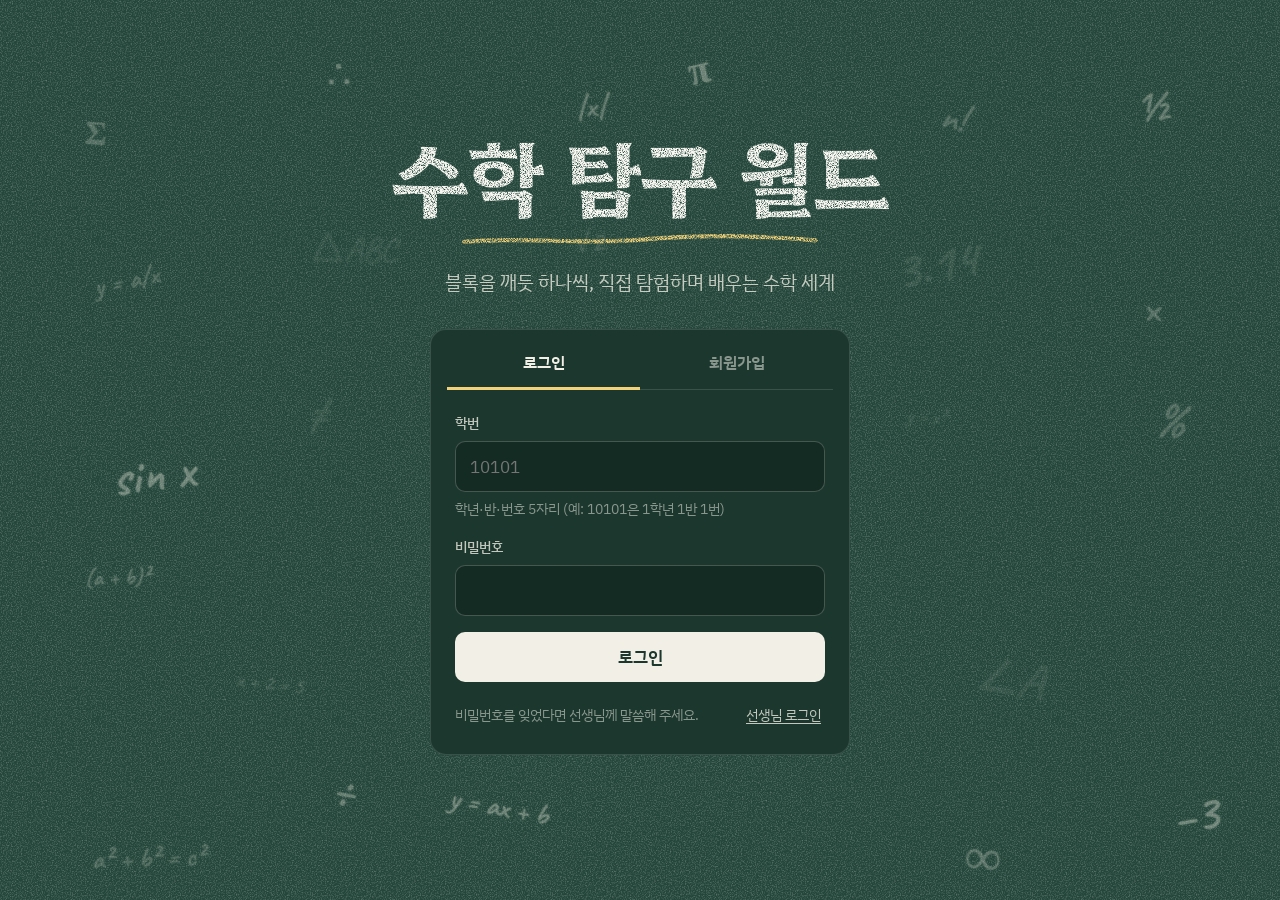
<file: index.html>
<!DOCTYPE html>
<html lang="ko">
<head>
<meta charset="utf-8">
<meta name="viewport" content="width=device-width, initial-scale=1, viewport-fit=cover">
<meta name="theme-color" content="#25473B">
<title>수학 탐구 월드</title>
<link rel="icon" href="data:image/svg+xml,%3Csvg xmlns='http://www.w3.org/2000/svg' viewBox='0 0 64 64'%3E%3Crect width='64' height='64' rx='12' fill='%2325473B'/%3E%3Ctext x='32' y='46' font-size='40' text-anchor='middle' fill='%23F2F0E6' font-family='Georgia,serif'%3E%CE%A3%3C/text%3E%3C/svg%3E">
<link rel="preconnect" href="https://fonts.googleapis.com">
<link rel="preconnect" href="https://fonts.gstatic.com" crossorigin>
<link rel="stylesheet" href="https://fonts.googleapis.com/css2?family=Caveat:wght@600&family=Hahmlet:wght@700&family=IBM+Plex+Sans+KR:wght@400;500;600&display=swap">
<link rel="stylesheet" href="css/style.css?v=6">
<script src="js/config.js"></script>
<script src="js/common.js?v=6"></script>
<script>if (EMW.getSession()) location.replace('world.html');</script>
</head>
<body>
<div class="chalk-layer" id="chalkLayer" aria-hidden="true"></div>

<main class="login">
  <h1 class="chalk-title">수학 탐구 월드</h1>
  <svg class="chalk-underline" viewBox="0 0 520 28" aria-hidden="true" focusable="false">
    <defs>
      <filter id="chalkGrain" x="-2%" y="-80%" width="104%" height="260%">
        <feTurbulence type="fractalNoise" baseFrequency="0.9" numOctaves="2" seed="3" result="noise"/>
        <feColorMatrix in="noise" type="matrix" values="0 0 0 0 0  0 0 0 0 0  0 0 0 0 0  0 0 0 -2.6 1.9" result="mask"/>
        <feComposite in="SourceGraphic" in2="mask" operator="in"/>
      </filter>
    </defs>
    <path filter="url(#chalkGrain)" d="M6 17 C 92 9, 176 22, 262 14 S 432 8, 514 15"/>
  </svg>
  <p class="login-lead">블록을 깨듯 하나씩, 직접 탐험하며 배우는 수학 세계</p>

  <section class="login-card" aria-labelledby="tabLogin">
    <div class="tabs" id="tabs" role="tablist">
      <button type="button" role="tab" id="tabLogin" aria-selected="true">로그인</button>
      <button type="button" role="tab" id="tabSignup" aria-selected="false">회원가입</button>
    </div>

    <form id="authForm" novalidate>
      <div class="field">
        <label for="sid" id="sidLabel">학번</label>
        <input id="sid" name="username" inputmode="numeric" autocomplete="username"
               maxlength="5" placeholder="10101" autocapitalize="off" autocorrect="off" spellcheck="false">
        <p class="field-hint" id="sidHint"></p>
      </div>

      <div class="field" id="nameField" hidden>
        <label for="sname">이름</label>
        <input id="sname" name="name" autocomplete="name" maxlength="20" placeholder="홍길동">
      </div>

      <div class="field">
        <label for="pw">비밀번호</label>
        <input id="pw" name="password" type="password" autocomplete="current-password" maxlength="20">
        <p class="field-hint" id="pwHint" hidden>4~20자로 정해 주세요. 다른 사이트에서 쓰는 비밀번호는 쓰지 마세요.</p>
      </div>

      <div class="field" id="pw2Field" hidden>
        <label for="pw2">비밀번호 확인</label>
        <input id="pw2" type="password" autocomplete="new-password" maxlength="20">
      </div>

      <p class="form-msg" id="formMsg" role="alert"></p>
      <button type="submit" class="btn-primary" id="submitBtn">로그인</button>
    </form>

    <div class="login-foot">
      <p id="footNote">비밀번호를 잊었다면 선생님께 말씀해 주세요.</p>
      <button type="button" class="link-btn" id="teacherToggle">선생님 로그인</button>
    </div>
  </section>
</main>

<div class="demo-banner" id="demoBanner" hidden></div>

<script>
(() => {
  const $ = (id) => document.getElementById(id);
  const form = $('authForm');
  const sid = $('sid');
  const pw = $('pw');
  const pw2 = $('pw2');
  const sname = $('sname');
  const sidHint = $('sidHint');
  const msg = $('formMsg');
  const submitBtn = $('submitBtn');
  const tabs = $('tabs');
  const tabLogin = $('tabLogin');
  const tabSignup = $('tabSignup');
  const teacherToggle = $('teacherToggle');

  const ID_HINT = '학년·반·번호 5자리 (예: 10101은 1학년 1반 1번)';
  let mode = 'login';   // login | signup | teacher
  let busy = false;

  EMW.drawChalk($('chalkLayer'));
  EMW.showDemoBanner($('demoBanner'));

  function showMsg(text, kind) {
    msg.textContent = text || '';
    msg.className = 'form-msg' + (kind ? ' is-' + kind : '');
  }

  function updateIdHint() {
    if (mode === 'teacher') { sidHint.hidden = true; return; }
    sidHint.hidden = false;
    const v = sid.value;
    sidHint.className = 'field-hint';
    if (v.length < 5) { sidHint.textContent = ID_HINT; return; }
    const p = EMW.parseStudentId(v);
    if (p) {
      sidHint.textContent = `${p.grade}학년 ${p.cls}반 ${p.num}번`;
      sidHint.classList.add('is-ok');
    } else {
      sidHint.textContent = '학번을 다시 확인해 주세요. ' + ID_HINT;
      sidHint.classList.add('is-err');
    }
  }

  function setMode(next) {
    mode = next;
    const isSignup = mode === 'signup';
    const isTeacher = mode === 'teacher';

    tabLogin.setAttribute('aria-selected', String(!isSignup));
    tabSignup.setAttribute('aria-selected', String(isSignup));
    tabSignup.hidden = isTeacher;
    tabs.classList.toggle('is-single', isTeacher);
    tabLogin.textContent = isTeacher ? '선생님 로그인' : '로그인';

    $('sidLabel').textContent = isTeacher ? '선생님 아이디' : '학번';
    sid.setAttribute('inputmode', isTeacher ? 'text' : 'numeric');
    sid.setAttribute('maxlength', isTeacher ? '30' : '5');
    sid.placeholder = isTeacher ? '' : '10101';

    $('pwHint').hidden = !isSignup;
    $('pw2Field').hidden = !isSignup;
    $('nameField').hidden = !isSignup;
    pw.setAttribute('autocomplete', isSignup ? 'new-password' : 'current-password');

    submitBtn.textContent = isSignup ? '가입하고 들어가기' : '로그인';
    $('footNote').hidden = isTeacher;
    teacherToggle.textContent = isTeacher ? '학생 로그인으로 돌아가기' : '선생님 로그인';

    sid.value = '';
    pw.value = '';
    pw2.value = '';
    sname.value = '';
    showMsg('');
    updateIdHint();
  }

  tabLogin.addEventListener('click', () => { if (mode === 'signup') setMode('login'); });
  tabSignup.addEventListener('click', () => { if (mode !== 'signup') setMode('signup'); });
  teacherToggle.addEventListener('click', () => setMode(mode === 'teacher' ? 'login' : 'teacher'));

  sid.addEventListener('input', () => {
    if (mode !== 'teacher') {
      const digits = sid.value.replace(/\D/g, '').slice(0, 5);
      if (digits !== sid.value) sid.value = digits;
    }
    updateIdHint();
    showMsg('');
  });

  form.addEventListener('submit', async (e) => {
    e.preventDefault();
    if (busy) return;
    const id = sid.value.trim();
    const password = pw.value;

    if (mode === 'teacher') {
      if (!id || !password) { showMsg('아이디와 비밀번호를 입력해 주세요.', 'err'); return; }
    } else {
      if (!EMW.parseStudentId(id)) { showMsg(EMW.message('BAD_ID'), 'err'); sid.focus(); return; }
      if (mode === 'signup') {
        if (!sname.value.trim()) { showMsg(EMW.message('BAD_NAME'), 'err'); sname.focus(); return; }
        if (password.length < 4 || password.length > 20) { showMsg(EMW.message('BAD_PASSWORD'), 'err'); pw.focus(); return; }
        if (password !== pw2.value) { showMsg(EMW.message('PASSWORD_MISMATCH'), 'err'); pw2.focus(); return; }
      } else if (!password) {
        showMsg('비밀번호를 입력해 주세요.', 'err'); pw.focus(); return;
      }
    }

    busy = true;
    submitBtn.disabled = true;
    const label = submitBtn.textContent;
    submitBtn.textContent = '확인하는 중…';
    showMsg('');

    const res = await EMW.api(mode === 'signup' ? 'signup' : 'login', { id, password, name: sname.value.trim() });

    if (res && res.ok) {
      EMW.setSession({
        id: res.id, name: res.name || '', role: res.role, grade: res.grade, token: res.token,
        used: res.used || [], notices: res.notices || [],
      });
      EMW.markFresh();
      location.replace('world.html');
      return;
    }
    busy = false;
    submitBtn.disabled = false;
    submitBtn.textContent = label;

    if (res && res.error === 'RESET') {
      // 선생님이 비밀번호를 초기화한 학생: 같은 학번으로 새 비밀번호를 정하게 해요.
      setMode('signup');
      sid.value = id;
      updateIdHint();
      showMsg(EMW.message('RESET'), 'ok');
      sname.focus();
      return;
    }
    showMsg(EMW.message(res && res.error), 'err');
  });

  if (new URLSearchParams(location.search).has('expired')) showMsg(EMW.message('AUTH'), 'err');
  updateIdHint();
})();
</script>
</body>
</html>
</file>
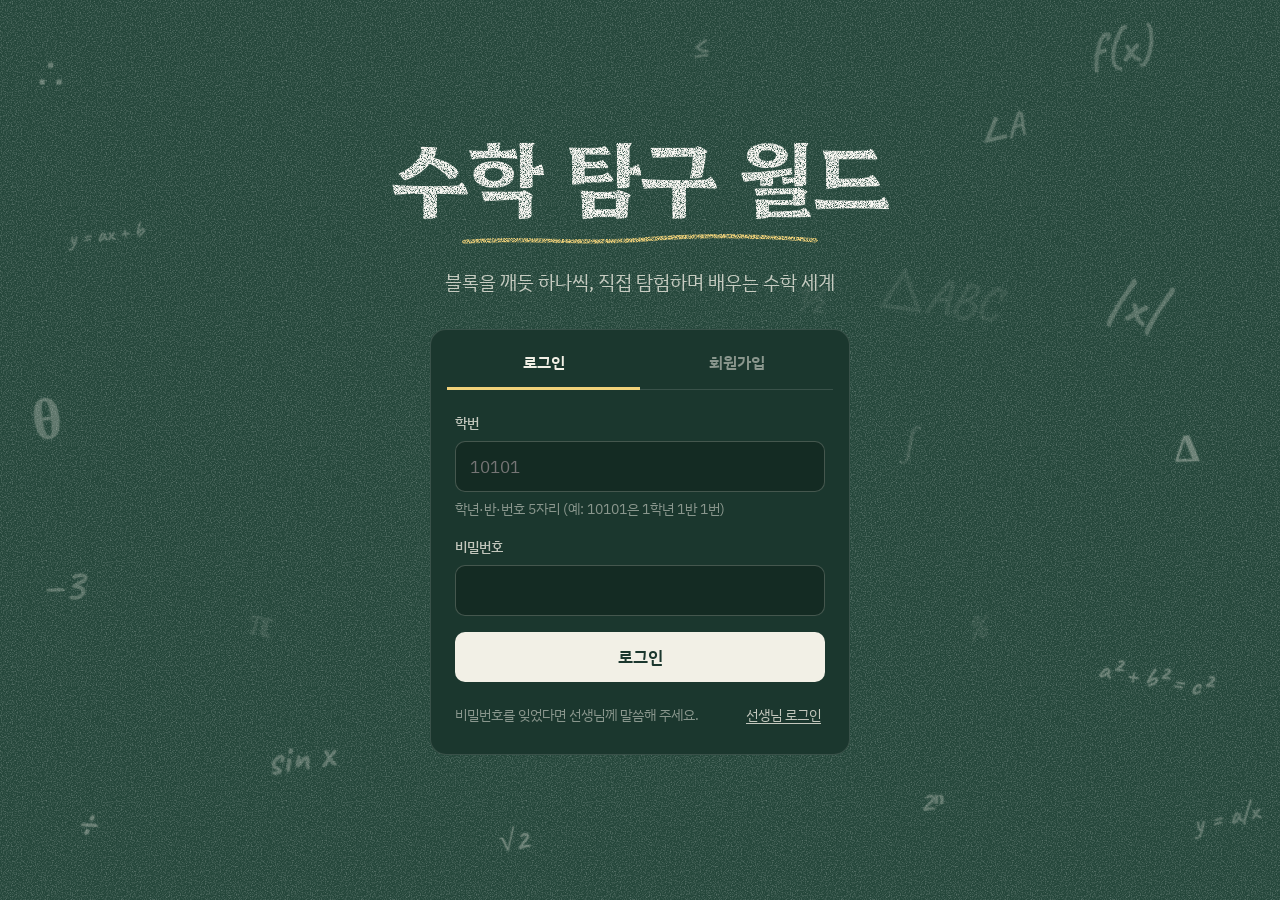
<file: world.html>
<!DOCTYPE html>
<html lang="ko">
<head>
<meta charset="utf-8">
<meta name="viewport" content="width=device-width, initial-scale=1, viewport-fit=cover">
<meta name="theme-color" content="#1B372E">
<title>수학 탐구 월드</title>
<link rel="icon" href="data:image/svg+xml,%3Csvg xmlns='http://www.w3.org/2000/svg' viewBox='0 0 64 64'%3E%3Crect width='64' height='64' rx='12' fill='%2325473B'/%3E%3Ctext x='32' y='46' font-size='40' text-anchor='middle' fill='%23F2F0E6' font-family='Georgia,serif'%3E%CE%A3%3C/text%3E%3C/svg%3E">
<link rel="preconnect" href="https://fonts.googleapis.com">
<link rel="preconnect" href="https://fonts.gstatic.com" crossorigin>
<link rel="stylesheet" href="https://fonts.googleapis.com/css2?family=Caveat:wght@600&family=Hahmlet:wght@700&family=IBM+Plex+Sans+KR:wght@400;500;600&display=swap">
<link rel="stylesheet" href="css/style.css?v=6">
<script src="js/config.js"></script>
<!-- 활동 목록은 올릴 때마다 바로 보이도록 매번 새로 불러와요 -->
<script>document.write('<script src="js/data.js?t=' + Date.now() + '"><\/script>');</script>
<script src="js/common.js?v=6"></script>
<script>if (!EMW.getSession()) location.replace('index.html');</script>
</head>
<body>
<div class="chalk-layer" id="chalkLayer" aria-hidden="true"></div>

<div class="top" id="top">
  <header class="topbar">
    <a class="brand" id="brand" href="world.html">수학 탐구 월드</a>
    <div class="topbar-tools">
      <div class="grade-switch" id="gradeSwitch" role="group" aria-label="학년 바꾸기" hidden>
        <button type="button" data-grade="1">1학년</button>
        <button type="button" data-grade="2">2학년</button>
        <button type="button" data-grade="3">3학년</button>
      </div>
      <span class="user-chip" id="userChip"></span>
      <button type="button" class="btn-line" id="studentBtn" hidden>학생 관리</button>
      <button type="button" class="btn-line" id="noticeBtn">공지</button>
      <button type="button" class="btn-line" id="logoutBtn">로그아웃</button>
    </div>
  </header>
  <nav class="unit-nav" id="unitNav" aria-label="단원"></nav>
  <section class="unit-panel" id="unitPanel" aria-label="단원 활동" hidden></section>
</div>
<div class="scrim" id="scrim" hidden></div>

<main class="hero">
  <h1 class="chalk-title">수학 탐구 월드</h1>
  <svg class="chalk-underline" viewBox="0 0 520 28" aria-hidden="true" focusable="false">
    <defs>
      <filter id="chalkGrain" x="-2%" y="-80%" width="104%" height="260%">
        <feTurbulence type="fractalNoise" baseFrequency="0.9" numOctaves="2" seed="3" result="noise"/>
        <feColorMatrix in="noise" type="matrix" values="0 0 0 0 0  0 0 0 0 0  0 0 0 0 0  0 0 0 -2.6 1.9" result="mask"/>
        <feComposite in="SourceGraphic" in2="mask" operator="in"/>
      </filter>
    </defs>
    <path filter="url(#chalkGrain)" d="M6 17 C 92 9, 176 22, 262 14 S 432 8, 514 15"/>
  </svg>
  <p class="hero-lead">블록을 깨듯 하나씩, 직접 탐험하며 배우는 수학 세계</p>
  <p class="hero-text" id="heroText">중학교 수학 단원별 웹앱·게임·시뮬레이션을 한곳에 모아 놓은 공간입니다.</p>
  <p class="hero-text hero-hint">위쪽 단원 메뉴를 누르면 세부 목차가 열립니다.</p>

  <section class="progress" aria-labelledby="progressLabel">
    <div class="progress-head">
      <h2 class="progress-label" id="progressLabel">나의 탐험 진행도</h2>
      <span class="progress-pct" id="progressPct">0%</span>
    </div>
    <div class="progress-bar" id="progressBar" role="progressbar"
         aria-valuemin="0" aria-valuemax="100" aria-valuenow="0" aria-labelledby="progressLabel"></div>
    <p class="progress-note" id="progressNote"></p>
  </section>
</main>

<!-- 학생: 공지 -->
<div class="modal" id="noticeModal" hidden>
  <div class="modal-card" role="dialog" aria-modal="true" aria-labelledby="noticeModalTitle">
    <h2 class="modal-title" id="noticeModalTitle">공지사항</h2>
    <div class="modal-body" id="noticeList"></div>
    <button type="button" class="btn-primary" id="noticeOk">확인했어요</button>
  </div>
</div>

<!-- 선생님: 공지 관리 -->
<div class="modal" id="adminModal" hidden>
  <div class="modal-card modal-wide" role="dialog" aria-modal="true" aria-labelledby="adminModalTitle">
    <div class="modal-head">
      <h2 class="modal-title" id="adminModalTitle">공지 관리</h2>
      <button type="button" class="btn-line btn-small" id="adminClose">닫기</button>
    </div>
    <div class="modal-body">
      <form class="notice-form" id="noticeForm" novalidate>
        <div class="field">
          <label for="nTarget">보여 줄 학년</label>
          <select id="nTarget">
            <option value="0">전체 학년</option>
            <option value="1">1학년</option>
            <option value="2">2학년</option>
            <option value="3">3학년</option>
          </select>
        </div>
        <div class="field">
          <label for="nTitle">제목</label>
          <input id="nTitle" maxlength="100" autocomplete="off">
        </div>
        <div class="field">
          <label for="nContent">내용</label>
          <textarea id="nContent" rows="5" maxlength="3000"></textarea>
        </div>
        <p class="form-msg" id="adminMsg" role="status"></p>
        <button type="submit" class="btn-primary" id="nSubmit">공지 올리기</button>
      </form>
      <h3 class="admin-list-title">올린 공지</h3>
      <div id="adminList"></div>
    </div>
  </div>
</div>

<!-- 선생님: 학생 관리 -->
<div class="modal" id="studentModal" hidden>
  <div class="modal-card modal-wide" role="dialog" aria-modal="true" aria-labelledby="studentModalTitle">
    <div class="modal-head">
      <h2 class="modal-title" id="studentModalTitle">학생 관리</h2>
      <button type="button" class="btn-line btn-small" id="studentClose">닫기</button>
    </div>
    <form class="lookup" id="lookupForm" novalidate>
      <label for="lookupId">학번</label>
      <div class="lookup-row">
        <input id="lookupId" inputmode="numeric" maxlength="5" placeholder="10101" autocomplete="off">
        <button type="submit" class="btn-line" id="lookupBtn">조회</button>
      </div>
    </form>
    <div class="modal-body" id="studentResult"></div>
  </div>
</div>

<!-- 학생: 이름 입력 (이름 없이 가입한 계정) -->
<div class="modal" id="nameModal" hidden>
  <div class="modal-card" role="dialog" aria-modal="true" aria-labelledby="nameModalTitle">
    <h2 class="modal-title" id="nameModalTitle">이름을 알려 주세요</h2>
    <p class="modal-lead">점수판과 선생님 화면에 학번과 함께 표시돼요.</p>
    <form id="nameForm" novalidate>
      <div class="field">
        <label for="nameInput">이름</label>
        <input id="nameInput" maxlength="20" autocomplete="name" placeholder="홍길동">
      </div>
      <p class="form-msg" id="nameMsg" role="alert"></p>
      <button type="submit" class="btn-primary" id="nameSave">저장</button>
    </form>
  </div>
</div>

<!-- 선생님: 게임 점수판 -->
<div class="modal board-modal" id="boardModal" hidden>
  <div class="board" role="dialog" aria-modal="true" aria-labelledby="boardTitle">
    <div class="board-top">
      <div class="board-heading">
        <p class="board-game" id="boardGame"></p>
        <h2 class="chalk-title board-title" id="boardTitle">점수판</h2>
      </div>
      <button type="button" class="btn-line btn-small" id="boardClose">닫기</button>
    </div>

    <form class="board-class" id="boardForm" novalidate>
      <span class="board-grade" id="boardGrade"></span>
      <label class="sr-only" for="boardClass">반</label>
      <input id="boardClass" inputmode="numeric" maxlength="2" autocomplete="off" placeholder="1">
      <span class="board-unit">반</span>
      <button type="submit" class="btn-line">보기</button>
    </form>

    <div class="board-status" id="boardStatus" hidden>
      <p class="board-updated" id="boardUpdated"></p>
      <div class="board-actions">
        <button type="button" class="btn-line btn-small" id="boardRefresh">새로고침</button>
        <button type="button" class="btn-line btn-small btn-danger" id="boardReset">초기화</button>
      </div>
    </div>

    <div class="board-body" id="boardBody"></div>
  </div>
</div>

<div class="toast" id="toast" role="status" hidden></div>
<div class="demo-banner" id="demoBanner" hidden></div>

<script>
(() => {
  const session = EMW.getSession();
  if (!session) return;

  const isTeacher = session.role === 'teacher';
  const DATA = typeof WORLD_DATA !== 'undefined' ? WORLD_DATA : null;
  const TARGET_LABEL = ['전체 학년', '1학년', '2학년', '3학년'];

  let grade = isTeacher ? EMW.getTeacherGrade() : (Number(session.grade) || 1);
  let used = new Set([].concat(session.used || [], EMW.getPending(session.id)));
  let notices = Array.isArray(session.notices) ? session.notices : [];
  let openIndex = -1;

  const $ = (id) => document.getElementById(id);
  const make = (tag, className, text) => {
    const n = document.createElement(tag);
    if (className) n.className = className;
    if (text != null) n.textContent = text;
    return n;
  };
  const els = {
    top: $('top'), brand: $('brand'), userChip: $('userChip'), gradeSwitch: $('gradeSwitch'),
    noticeBtn: $('noticeBtn'), logoutBtn: $('logoutBtn'), nav: $('unitNav'), panel: $('unitPanel'),
    scrim: $('scrim'), heroText: $('heroText'), progressLabel: $('progressLabel'),
    progressPct: $('progressPct'), progressBar: $('progressBar'), progressNote: $('progressNote'),
    noticeModal: $('noticeModal'), noticeList: $('noticeList'), noticeOk: $('noticeOk'),
    adminModal: $('adminModal'), adminClose: $('adminClose'), adminList: $('adminList'),
    noticeForm: $('noticeForm'), nTarget: $('nTarget'), nTitle: $('nTitle'),
    nContent: $('nContent'), nSubmit: $('nSubmit'), adminMsg: $('adminMsg'), toast: $('toast'),
    studentBtn: $('studentBtn'), studentModal: $('studentModal'), studentClose: $('studentClose'),
    lookupForm: $('lookupForm'), lookupId: $('lookupId'), lookupBtn: $('lookupBtn'), studentResult: $('studentResult'),
    nameModal: $('nameModal'), nameForm: $('nameForm'), nameInput: $('nameInput'), nameMsg: $('nameMsg'), nameSave: $('nameSave'),
    boardModal: $('boardModal'), boardGame: $('boardGame'), boardClose: $('boardClose'), boardForm: $('boardForm'),
    boardGrade: $('boardGrade'), boardClass: $('boardClass'), boardStatus: $('boardStatus'), boardUpdated: $('boardUpdated'),
    boardRefresh: $('boardRefresh'), boardReset: $('boardReset'), boardBody: $('boardBody'),
  };

  EMW.drawChalk($('chalkLayer'));
  EMW.showDemoBanner($('demoBanner'));

  /* ---------- 데이터 ---------- */
  const units = () => (DATA && Array.isArray(DATA[grade]) ? DATA[grade] : []);
  const appsOf = (u) => (u && Array.isArray(u.apps) ? u.apps.filter((a) => a && a.id) : []);
  const allApps = () => units().reduce((list, u) => list.concat(appsOf(u)), []);
  const unitLabel = (i) => `${i + 1}단원`;

  function saveCache() {
    session.used = Array.from(used);
    session.notices = notices;
    EMW.setSession(session);
  }

  let toastTimer = 0;
  function toast(text) {
    els.toast.textContent = text;
    els.toast.hidden = false;
    clearTimeout(toastTimer);
    toastTimer = setTimeout(() => { els.toast.hidden = true; }, 4500);
  }

  function expire() {
    EMW.clearSession();
    location.replace('index.html?expired=1');
  }

  function measureTop() {
    document.documentElement.style.setProperty('--top-h', els.top.offsetHeight + 'px');
  }

  /* ---------- 상단 ---------- */
  function renderHeader() {
    const name = `중${grade} 수학 탐구 월드`;
    els.brand.textContent = name;
    document.title = name;
    els.heroText.textContent = `중학교 ${grade}학년 수학 단원별 웹앱·게임·시뮬레이션을 한곳에 모아 놓은 공간입니다.`;
    els.userChip.textContent = session.name ? `${session.id} ${session.name}` : session.id;
    els.userChip.hidden = isTeacher;
    els.studentBtn.hidden = !isTeacher;
    els.noticeBtn.textContent = isTeacher ? '공지 관리' : '공지';
    els.gradeSwitch.hidden = !isTeacher;
    els.gradeSwitch.querySelectorAll('button').forEach((b) => {
      b.setAttribute('aria-pressed', String(Number(b.dataset.grade) === grade));
    });
  }

  function renderNav() {
    els.nav.textContent = '';
    units().forEach((u, i) => {
      const apps = appsOf(u);
      const done = apps.filter((a) => used.has(a.id)).length;
      const btn = make('button', 'unit-tab' + (i === openIndex ? ' is-open' : ''));
      btn.type = 'button';
      btn.dataset.index = String(i);
      btn.setAttribute('aria-expanded', String(i === openIndex));
      btn.setAttribute('aria-controls', 'unitPanel');
      if (u.name) btn.appendChild(make('span', 'unit-no', unitLabel(i)));
      btn.appendChild(make('span', 'unit-name', u.name || unitLabel(i)));

      let meta = '준비 중';
      let complete = false;
      if (apps.length && isTeacher) meta = `활동 ${apps.length}개`;
      else if (apps.length) {
        complete = done === apps.length;
        meta = complete ? `${apps.length}개 모두 완료` : `${apps.length}개 중 ${done}개`;
      }
      btn.appendChild(make('span', 'unit-meta' + (complete ? ' is-complete' : ''), meta));
      els.nav.appendChild(btn);
    });
  }

  /* ---------- 단원 패널 ---------- */
  function activityItem(app) {
    const li = make('li', 'activity-item');
    const a = make('a', 'activity');
    a.href = app.url || '#';
    a.target = '_blank';
    a.rel = 'noopener';
    a.dataset.appId = app.id;
    if (app.type || app.collect) {
      const tags = make('span', 'activity-tags');
      if (app.type) tags.appendChild(make('span', 'activity-type', app.type));
      if (app.collect) tags.appendChild(make('span', 'activity-collect', '선생님께 제출'));
      a.appendChild(tags);
    }
    a.appendChild(make('span', 'activity-title', app.title || '이름 없는 활동'));
    if (app.desc) a.appendChild(make('span', 'activity-desc', app.desc));
    const foot = make('span', 'activity-foot');
    foot.appendChild(make('span', 'activity-state'));
    foot.appendChild(make('span', 'activity-open', '↗'));
    foot.lastChild.setAttribute('aria-hidden', 'true');
    a.appendChild(foot);
    setActivityState(a, used.has(app.id));
    li.appendChild(a);
    if (isTeacher && app.best) {
      a.classList.add('has-board');
      const boardBtn = make('button', 'board-open', '점수판 열기');
      boardBtn.type = 'button';
      boardBtn.addEventListener('click', () => openBoard(app));
      li.appendChild(boardBtn);
    }
    return li;
  }

  function setActivityState(a, isUsed) {
    const on = isUsed && !isTeacher;
    a.classList.toggle('is-used', on);
    a.querySelector('.activity-state').textContent = on ? '✓ 해 봤어요' : '새 탭에서 열기';
  }

  function renderPanel() {
    const u = units()[openIndex];
    if (!u) { closePanel(); return; }
    els.panel.textContent = '';
    const inner = make('div', 'panel-inner');
    const head = make('div', 'panel-head');
    const titles = make('div');
    if (u.name) titles.appendChild(make('p', 'panel-no', unitLabel(openIndex)));
    titles.appendChild(make('h2', 'panel-title', u.name || unitLabel(openIndex)));
    head.appendChild(titles);
    const close = make('button', 'btn-line btn-small', '닫기');
    close.type = 'button';
    close.addEventListener('click', closePanel);
    head.appendChild(close);
    inner.appendChild(head);

    const apps = appsOf(u);
    if (apps.length) {
      const list = make('ul', 'activity-list');
      apps.forEach((app) => list.appendChild(activityItem(app)));
      inner.appendChild(list);
    } else {
      inner.appendChild(make('p', 'panel-empty', '이 단원의 활동은 준비하고 있어요.'));
    }
    els.panel.appendChild(inner);
  }

  function openPanel(i) {
    openIndex = i;
    renderPanel();
    els.panel.hidden = false;
    els.scrim.hidden = false;
    els.panel.classList.remove('is-entering');
    void els.panel.offsetWidth;
    els.panel.classList.add('is-entering');
    els.panel.scrollTop = 0;
    syncTabs();
    const tab = els.nav.querySelector(`[data-index="${i}"]`);
    if (tab && tab.scrollIntoView) tab.scrollIntoView({ block: 'nearest', inline: 'nearest' });
  }

  function closePanel() {
    openIndex = -1;
    els.panel.hidden = true;
    els.scrim.hidden = true;
    syncTabs();
  }

  function syncTabs() {
    els.nav.querySelectorAll('.unit-tab').forEach((b) => {
      const on = Number(b.dataset.index) === openIndex;
      b.classList.toggle('is-open', on);
      b.setAttribute('aria-expanded', String(on));
    });
  }

  els.nav.addEventListener('click', (e) => {
    const tab = e.target.closest('.unit-tab');
    if (!tab) return;
    const i = Number(tab.dataset.index);
    if (i === openIndex) closePanel();
    else openPanel(i);
  });
  els.scrim.addEventListener('click', closePanel);

  els.panel.addEventListener('click', (e) => {
    const a = e.target.closest('a.activity');
    if (!a) return;
    const href = a.getAttribute('href');
    if (!href || href === '#') { e.preventDefault(); toast('이 활동은 아직 주소가 없어요.'); return; }
    if (isTeacher) return;
    const id = a.dataset.appId;
    if (!id || used.has(id)) return;
    used.add(id);
    EMW.addPending(session.id, id);
    saveCache();
    setActivityState(a, true);   // 링크가 열리도록 카드는 그대로 두고 표시만 바꿔요
    renderNav();
    renderProgress();
    syncPending();
  });

  /* ---------- 진행도 ---------- */
  function renderProgress() {
    const apps = allApps();
    const total = apps.length;
    const done = isTeacher ? 0 : apps.filter((a) => used.has(a.id)).length;
    const pct = total ? Math.round((done / total) * 100) : 0;

    els.progressLabel.textContent = isTeacher ? `${grade}학년 활동` : '나의 탐험 진행도';
    els.progressPct.textContent = isTeacher ? `${total}개` : `${pct}%`;
    els.progressBar.setAttribute('aria-valuenow', String(pct));
    els.progressBar.setAttribute('aria-valuetext', `활동 ${total}개 중 ${done}개, ${pct}%`);

    let note;
    if (!total) note = '아직 등록된 활동이 없어요.';
    else if (isTeacher) note = '선생님 계정은 진행도를 기록하지 않아요.';
    else if (!done) note = `활동 ${total}개가 기다리고 있어요. 위쪽 단원 메뉴에서 시작해 보세요.`;
    else if (done === total) note = `활동 ${total}개를 모두 해 봤어요!`;
    else note = `활동 ${total}개 중 ${done}개를 해 봤어요.`;
    els.progressNote.textContent = note;

    renderBar(total, done, pct);
  }

  function renderBar(total, done, pct) {
    const bar = els.progressBar;
    const segmented = total > 0 && total <= 40;   // 활동이 40개 이하면 한 칸이 활동 하나
    bar.classList.toggle('is-segmented', segmented);

    let fresh = false;
    if (segmented) {
      if (bar.querySelectorAll('.seg').length !== total) {
        bar.textContent = '';
        for (let i = 0; i < total; i++) bar.appendChild(make('span', 'seg'));
        fresh = true;
      }
    } else if (!bar.querySelector('.fill')) {
      bar.textContent = '';
      bar.appendChild(make('span', 'fill'));
      fresh = true;
    }

    const apply = () => {
      if (segmented) {
        bar.querySelectorAll('.seg').forEach((s, i) => {
          s.style.transitionDelay = fresh ? `${i * 45}ms` : '0ms';
          s.classList.toggle('is-filled', i < done);
        });
      } else {
        bar.querySelector('.fill').style.width = pct + '%';
      }
    };
    if (fresh) requestAnimationFrame(() => requestAnimationFrame(apply));
    else apply();
  }

  /* ---------- 서버와 맞추기 ---------- */
  let syncing = false;
  async function syncPending() {
    if (isTeacher || syncing) return;
    const pending = EMW.getPending(session.id);
    if (!pending.length) return;
    syncing = true;
    const res = await EMW.api('markUsed', { id: session.id, token: session.token, appIds: pending });
    syncing = false;
    if (res.ok) {
      EMW.clearPending(session.id, pending);
      (res.used || []).forEach((x) => used.add(x));
      saveCache();
      if (EMW.getPending(session.id).length) syncPending();
    } else if (res.error === 'AUTH') {
      expire();
    } else {
      toast('진행도를 아직 저장하지 못했어요. 인터넷이 다시 연결되면 자동으로 저장해요.');
    }
  }

  async function refresh() {
    const res = await EMW.api('bootstrap', { id: session.id, token: session.token });
    if (res.ok) {
      used = new Set([].concat(res.used || [], EMW.getPending(session.id)));
      notices = res.notices || [];
      if (!isTeacher) session.name = res.name || '';
      saveCache();
      renderAll();
      syncPending();
      if (!isTeacher && !session.name && els.nameModal.hidden) askName();
    } else if (res.error === 'AUTH') {
      expire();
    } else {
      toast(EMW.message(res.error));
    }
  }

  /* ---------- 선생님: 학생 관리 ---------- */
  let current = null;   // 지금 보고 있는 학생 { student, records }

  function lookupMessage(text, kind) {
    els.studentResult.textContent = '';
    els.studentResult.appendChild(make('p', 'lookup-msg' + (kind ? ' is-' + kind : ''), text));
  }

  function gradeApps(g) {
    const list = [];
    const unitsG = DATA && Array.isArray(DATA[g]) ? DATA[g] : [];
    unitsG.forEach((u, i) => appsOf(u).forEach((app) => list.push({ app, unitIndex: i, unitName: u.name })));
    return list;
  }

  function infoRow(dl, label, value) {
    dl.appendChild(make('dt', null, label));
    dl.appendChild(make('dd', null, value || '-'));
  }

  function renderStudent() {
    const st = current.student;
    const records = current.records;
    const p = EMW.parseStudentId(st.id);
    const items = gradeApps(p.grade);
    const usedSet = new Set(st.used || []);
    const done = items.filter((x) => usedSet.has(x.app.id)).length;
    const pct = items.length ? Math.round((done / items.length) * 100) : 0;

    const box = els.studentResult;
    box.textContent = '';
    box.scrollTop = 0;

    const card = make('section', 'student-card');
    const head = make('div', 'student-head');
    const name = make('h3', 'student-id', st.id);
    head.appendChild(name);
    head.appendChild(make('span', 'student-name', st.name || '이름 없음'));
    head.appendChild(make('span', 'student-class', `${p.grade}학년 ${p.cls}반 ${p.num}번`));
    card.appendChild(head);

    const dl = make('dl', 'info-grid');
    infoRow(dl, '가입', st.joined);
    infoRow(dl, '최근 접속', st.lastSeen);
    infoRow(dl, '진행도', items.length ? `활동 ${items.length}개 중 ${done}개 (${pct}%)` : '등록된 활동 없음');
    card.appendChild(dl);

    if (st.reset) {
      card.appendChild(make('p', 'reset-note',
        '비밀번호가 초기화된 상태예요. 학생이 로그인 화면에서 같은 학번으로 새 비밀번호를 정하면 돼요. 진행도와 기록은 그대로 남아 있어요.'));
    } else {
      const btn = make('button', 'btn-line btn-small btn-danger', '비밀번호 초기화');
      btn.type = 'button';
      btn.addEventListener('click', () => resetPassword(st.id, btn));
      card.appendChild(btn);
    }
    box.appendChild(card);

    // 기록을 모으는 활동만 보여 줘요
    box.appendChild(make('h3', 'records-title', '활동 기록'));
    const collected = items.filter((x) => x.app.collect);
    if (!collected.length) {
      box.appendChild(make('p', 'modal-empty', `${p.grade}학년에는 기록을 모으는 활동이 아직 없어요.`));
      return;
    }
    collected.forEach(({ app, unitIndex, unitName }) => {
      let mine = records.filter((r) => r.appId === app.id);
      const bestLabel = app.best || '';
      const playCount = mine.length;
      if (bestLabel && mine.length) {
        // 게임: 가장 높은 기록 하나만 보여 줘요
        const valueOf = (r) => {
          const pair = (Array.isArray(r.data) ? r.data : []).find((x) => x[0] === bestLabel);
          const n = pair ? Number(pair[1]) : NaN;
          return isFinite(n) ? n : -Infinity;
        };
        mine = [mine.slice().sort((a, b) => valueOf(b) - valueOf(a))[0]];
      }
      const group = make('section', 'record-group');
      const gh = make('div', 'record-head');
      const titles = make('div');
      titles.appendChild(make('p', 'record-unit', `${unitIndex + 1}단원 ${unitName || ''}`.trim()));
      titles.appendChild(make('h4', 'record-title', app.title || app.id));
      gh.appendChild(titles);
      const countText = !playCount ? '미제출' : (bestLabel ? `기록 ${playCount}회` : `${playCount}회 제출`);
      gh.appendChild(make('span', 'record-count' + (playCount ? ' is-done' : ''), countText));
      group.appendChild(gh);

      if (!mine.length) {
        group.appendChild(make('p', 'record-empty', bestLabel ? '아직 기록이 없어요.' : '아직 제출하지 않았어요.'));
      }
      mine.forEach((r) => {
        const entry = make('article', 'record-entry');
        entry.appendChild(make('p', 'record-time', bestLabel ? `최고 기록 (${r.time})` : r.time));
        const rows = make('dl', 'record-rows');
        (Array.isArray(r.data) ? r.data : []).forEach((pair) => {
          rows.appendChild(make('dt', null, String(pair[0] || '')));
          rows.appendChild(make('dd', null, String(pair[1] == null ? '' : pair[1])));
        });
        entry.appendChild(rows);
        group.appendChild(entry);
      });
      box.appendChild(group);
    });
  }

  async function lookup() {
    const sid = els.lookupId.value.trim();
    if (!EMW.parseStudentId(sid)) { lookupMessage(EMW.message('BAD_ID'), 'err'); els.lookupId.focus(); return; }
    els.lookupBtn.disabled = true;
    lookupMessage('불러오는 중…');
    const res = await EMW.api('getStudent', { id: session.id, token: session.token, studentId: sid });
    els.lookupBtn.disabled = false;
    if (res.ok) {
      current = { student: res.student, records: res.records || [] };
      renderStudent();
    } else if (res.error === 'NOT_FOUND') {
      current = null;
      lookupMessage(`아직 가입하지 않은 학번이에요. (${sid})`);
    } else if (res.error === 'AUTH' || res.error === 'FORBIDDEN') {
      expire();
    } else {
      lookupMessage(EMW.message(res.error), 'err');
    }
  }

  async function resetPassword(sid, btn) {
    if (!confirm(`${sid} 학생의 비밀번호를 초기화할까요?\n진행도와 활동 기록은 그대로 남아요.`)) return;
    btn.disabled = true;
    const res = await EMW.api('resetPassword', { id: session.id, token: session.token, studentId: sid });
    if (res.ok) {
      current.student.reset = true;
      renderStudent();
      toast(`${sid} 학생의 비밀번호를 초기화했어요.`);
    } else if (res.error === 'AUTH' || res.error === 'FORBIDDEN') {
      expire();
    } else {
      btn.disabled = false;
      toast(EMW.message(res.error));
    }
  }

  els.studentBtn.addEventListener('click', () => {
    if (!current) lookupMessage('학번을 입력하고 조회를 누르세요.');
    openModal(els.studentModal);
    els.lookupId.focus();
  });
  els.studentClose.addEventListener('click', () => closeModal(els.studentModal));
  els.lookupId.addEventListener('input', () => {
    const digits = els.lookupId.value.replace(/\D/g, '').slice(0, 5);
    if (digits !== els.lookupId.value) els.lookupId.value = digits;
  });
  els.lookupForm.addEventListener('submit', (e) => { e.preventDefault(); lookup(); });

  /* ---------- 선생님: 게임 점수판 ---------- */
  const BOARD_REFRESH_MS = 30000;
  const board = { app: null, grade: 0, cls: 0, timer: 0, loading: false };
  const boardClassKey = 'emw.boardClass';

  function stopBoardTimer() { clearInterval(board.timer); board.timer = 0; }

  function openBoard(app) {
    board.app = app;
    board.grade = grade;
    board.cls = 0;
    stopBoardTimer();
    els.boardGame.textContent = app.title || app.id;
    els.boardGrade.textContent = `${grade}학년`;
    let last = '';
    try { last = localStorage.getItem(boardClassKey) || ''; } catch (e) { /* 무시 */ }
    els.boardClass.value = last;
    els.boardStatus.hidden = true;
    els.boardBody.textContent = '';
    els.boardBody.appendChild(make('p', 'board-empty', '반을 입력하고 보기를 누르세요.'));
    openModal(els.boardModal);
    if (last) showBoard(Number(last));
    else els.boardClass.focus();
  }

  function closeBoard() {
    stopBoardTimer();
    closeModal(els.boardModal);
  }

  function showBoard(cls) {
    if (!(cls >= 1 && cls <= 20)) {
      els.boardBody.textContent = '';
      els.boardBody.appendChild(make('p', 'board-empty is-err', EMW.message('BAD_CLASS')));
      return;
    }
    board.cls = cls;
    try { localStorage.setItem(boardClassKey, String(cls)); } catch (e) { /* 무시 */ }
    stopBoardTimer();
    loadBoard(true);
    board.timer = setInterval(() => loadBoard(false), BOARD_REFRESH_MS);
  }

  async function loadBoard(first) {
    if (board.loading || !board.app || !board.cls) return;
    board.loading = true;
    if (first) {
      els.boardBody.textContent = '';
      els.boardBody.appendChild(make('p', 'board-empty', '불러오는 중…'));
    }
    const res = await EMW.api('getScoreboard', {
      id: session.id, token: session.token, appId: board.app.id, grade: board.grade, cls: board.cls,
    });
    board.loading = false;
    if (els.boardModal.hidden) return;
    if (res.ok) {
      renderBoard(res.rows || []);
      els.boardStatus.hidden = false;
      els.boardUpdated.textContent = `${res.updatedAt || ''}에 불러왔어요. 30초마다 자동으로 새로고침해요.`;
    } else if (res.error === 'AUTH' || res.error === 'FORBIDDEN') {
      expire();
    } else {
      els.boardUpdated.textContent = EMW.message(res.error);
      els.boardStatus.hidden = false;
    }
  }

  function renderBoard(rows) {
    const body = els.boardBody;
    body.textContent = '';
    if (!rows.length) {
      body.appendChild(make('p', 'board-empty', '아직 이 반에서 받은 점수가 없어요. 학생이 게임을 마치면 여기에 이름이 올라와요.'));
      return;
    }
    const label = board.app.best || '기록';
    const table = make('table', 'board-table');
    const thead = make('thead');
    const hr = make('tr');
    ['순위', '학번', '이름', label].forEach((t, i) => {
      const th = make('th', i === 3 ? 'num' : null, t);
      th.scope = 'col';
      hr.appendChild(th);
    });
    thead.appendChild(hr);
    table.appendChild(thead);

    const tbody = make('tbody');
    let rank = 0;
    let prev = null;
    rows.forEach((r, i) => {
      if (r.value !== prev) { rank = i + 1; prev = r.value; }
      const tr = make('tr', rank <= 3 ? `podium podium-${rank}` : null);
      tr.appendChild(make('td', 'rank', String(rank)));
      tr.appendChild(make('td', 'sid', r.id));
      tr.appendChild(make('td', 'name', r.name || '이름 없음'));
      tr.appendChild(make('td', 'num', Number(r.value).toLocaleString('ko-KR')));
      tbody.appendChild(tr);
    });
    table.appendChild(tbody);
    body.appendChild(table);
  }

  els.boardForm.addEventListener('submit', (e) => {
    e.preventDefault();
    showBoard(Number(els.boardClass.value));
  });
  els.boardClass.addEventListener('input', () => {
    const digits = els.boardClass.value.replace(/\D/g, '').slice(0, 2);
    if (digits !== els.boardClass.value) els.boardClass.value = digits;
  });
  els.boardRefresh.addEventListener('click', () => loadBoard(false));
  els.boardClose.addEventListener('click', closeBoard);
  els.boardReset.addEventListener('click', async () => {
    if (!board.cls) return;
    const msg = `${board.grade}학년 ${board.cls}반의 '${board.app.title}' 점수판을 초기화할까요?\n\n`
      + '지금 보이는 점수가 지워지고, 이제부터 학생들이 보내는 점수만 표시돼요.\n'
      + '(학생별 역대 최고 기록은 학생 관리에 그대로 남아요)';
    if (!confirm(msg)) return;
    els.boardReset.disabled = true;
    const res = await EMW.api('resetScoreboard', {
      id: session.id, token: session.token, appId: board.app.id, grade: board.grade, cls: board.cls,
    });
    els.boardReset.disabled = false;
    if (res.ok) {
      toast(`${board.grade}학년 ${board.cls}반 점수판을 초기화했어요.`);
      loadBoard(false);
    } else if (res.error === 'AUTH' || res.error === 'FORBIDDEN') {
      expire();
    } else {
      toast(EMW.message(res.error));
    }
  });

  /* ---------- 학생: 이름 입력 ---------- */
  let afterName = null;
  function askName(then) {
    afterName = then || null;
    els.nameInput.value = '';
    els.nameMsg.textContent = '';
    openModal(els.nameModal);
    els.nameInput.focus();
  }
  els.nameForm.addEventListener('submit', async (e) => {
    e.preventDefault();
    const name = els.nameInput.value.trim();
    if (!name) { els.nameMsg.textContent = EMW.message('BAD_NAME'); els.nameMsg.className = 'form-msg is-err'; return; }
    els.nameSave.disabled = true;
    const res = await EMW.api('setName', { id: session.id, token: session.token, name });
    els.nameSave.disabled = false;
    if (res.ok) {
      session.name = res.name;
      saveCache();
      renderHeader();
      measureTop();
      closeModal(els.nameModal);
      if (afterName) { const next = afterName; afterName = null; next(); }
    } else if (res.error === 'AUTH') {
      expire();
    } else {
      els.nameMsg.textContent = EMW.message(res.error);
      els.nameMsg.className = 'form-msg is-err';
    }
  });

  /* ---------- 공지 ---------- */
  function noticeItem(n, forTeacher) {
    const item = make('article', 'notice');
    const meta = make('p', 'notice-meta');
    meta.appendChild(make('span', null, n.date || ''));
    if (forTeacher) meta.appendChild(make('span', 'notice-target', TARGET_LABEL[Number(n.target) || 0]));
    item.appendChild(meta);
    item.appendChild(make('h3', 'notice-title', n.title || ''));
    if (n.content) item.appendChild(make('p', 'notice-content', n.content));
    if (forTeacher) {
      const del = make('button', 'btn-line btn-small btn-danger', '삭제');
      del.type = 'button';
      del.dataset.noticeId = n.id;
      item.appendChild(del);
    }
    return item;
  }

  function openModal(m) { m.hidden = false; }
  function closeModal(m) { m.hidden = true; }

  function openStudentNotices(auto) {
    const list = notices.filter((n) => !Number(n.target) || Number(n.target) === grade);
    if (auto && !list.length) return;
    els.noticeList.textContent = '';
    if (list.length) list.forEach((n) => els.noticeList.appendChild(noticeItem(n, false)));
    else els.noticeList.appendChild(make('p', 'modal-empty', '지금은 공지가 없어요.'));
    els.noticeList.scrollTop = 0;
    openModal(els.noticeModal);
    els.noticeOk.focus();
  }

  function renderAdminList() {
    els.adminList.textContent = '';
    if (!notices.length) {
      els.adminList.appendChild(make('p', 'modal-empty', '아직 올린 공지가 없어요.'));
      return;
    }
    notices.forEach((n) => els.adminList.appendChild(noticeItem(n, true)));
  }

  function setAdminMsg(text, kind) {
    els.adminMsg.textContent = text || '';
    els.adminMsg.className = 'form-msg' + (kind ? ' is-' + kind : '');
  }

  els.noticeBtn.addEventListener('click', () => {
    if (isTeacher) {
      setAdminMsg('');
      renderAdminList();
      openModal(els.adminModal);
    } else {
      openStudentNotices(false);
    }
  });
  els.noticeOk.addEventListener('click', () => closeModal(els.noticeModal));
  els.noticeModal.addEventListener('click', (e) => { if (e.target === els.noticeModal) closeModal(els.noticeModal); });
  els.adminClose.addEventListener('click', () => closeModal(els.adminModal));

  els.noticeForm.addEventListener('submit', async (e) => {
    e.preventDefault();
    const title = els.nTitle.value.trim();
    if (!title) { setAdminMsg(EMW.message('EMPTY_TITLE'), 'err'); els.nTitle.focus(); return; }
    els.nSubmit.disabled = true;
    els.nSubmit.textContent = '올리는 중…';
    const res = await EMW.api('addNotice', {
      id: session.id, token: session.token,
      target: Number(els.nTarget.value), title, content: els.nContent.value.trim(),
    });
    els.nSubmit.disabled = false;
    els.nSubmit.textContent = '공지 올리기';
    if (res.ok) {
      notices = res.notices || [];
      saveCache();
      els.noticeForm.reset();
      renderAdminList();
      setAdminMsg('공지를 올렸어요. 학생이 로그인하면 바로 보여요.', 'ok');
    } else if (res.error === 'AUTH' || res.error === 'FORBIDDEN') {
      expire();
    } else {
      setAdminMsg(EMW.message(res.error), 'err');
    }
  });

  els.adminList.addEventListener('click', async (e) => {
    const btn = e.target.closest('button[data-notice-id]');
    if (!btn || !confirm('이 공지를 삭제할까요?')) return;
    btn.disabled = true;
    const res = await EMW.api('deleteNotice', { id: session.id, token: session.token, noticeId: btn.dataset.noticeId });
    if (res.ok) {
      notices = res.notices || [];
      saveCache();
      renderAdminList();
      setAdminMsg('공지를 삭제했어요.', 'ok');
    } else if (res.error === 'AUTH' || res.error === 'FORBIDDEN') {
      expire();
    } else {
      btn.disabled = false;
      setAdminMsg(EMW.message(res.error), 'err');
    }
  });

  /* ---------- 학년 바꾸기(선생님), 로그아웃 ---------- */
  els.gradeSwitch.addEventListener('click', (e) => {
    const b = e.target.closest('button[data-grade]');
    if (!b) return;
    grade = Number(b.dataset.grade);
    EMW.setTeacherGrade(grade);
    closePanel();
    renderAll();
  });

  els.logoutBtn.addEventListener('click', () => {
    EMW.clearSession();
    location.replace('index.html');
  });

  document.addEventListener('keydown', (e) => {
    if (e.key !== 'Escape') return;
    if (!els.noticeModal.hidden) closeModal(els.noticeModal);
    else if (!els.adminModal.hidden) closeModal(els.adminModal);
    else if (!els.studentModal.hidden) closeModal(els.studentModal);
    else if (!els.boardModal.hidden) closeBoard();
    else if (openIndex >= 0) closePanel();
  });

  document.addEventListener('visibilitychange', () => {
    if (document.visibilityState === 'visible') {
      syncPending();
      if (!els.boardModal.hidden && board.cls) loadBoard(false);
    }
  });

  /* ---------- 시작 ---------- */
  function renderAll() {
    renderHeader();
    renderNav();
    if (openIndex >= 0) renderPanel();
    renderProgress();
    measureTop();
  }

  renderAll();
  window.addEventListener('resize', measureTop);
  if (document.fonts && document.fonts.ready) document.fonts.ready.then(measureTop);

  if (!DATA) toast('data.js를 읽지 못했어요. 쉼표나 따옴표가 빠지지 않았는지 확인해 주세요.');

  if (EMW.takeFresh()) {
    if (!isTeacher && !session.name) askName(() => openStudentNotices(true));
    else if (!isTeacher) openStudentNotices(true);
    syncPending();
  } else {
    refresh();
  }
})();
</script>
</body>
</html>
</file>
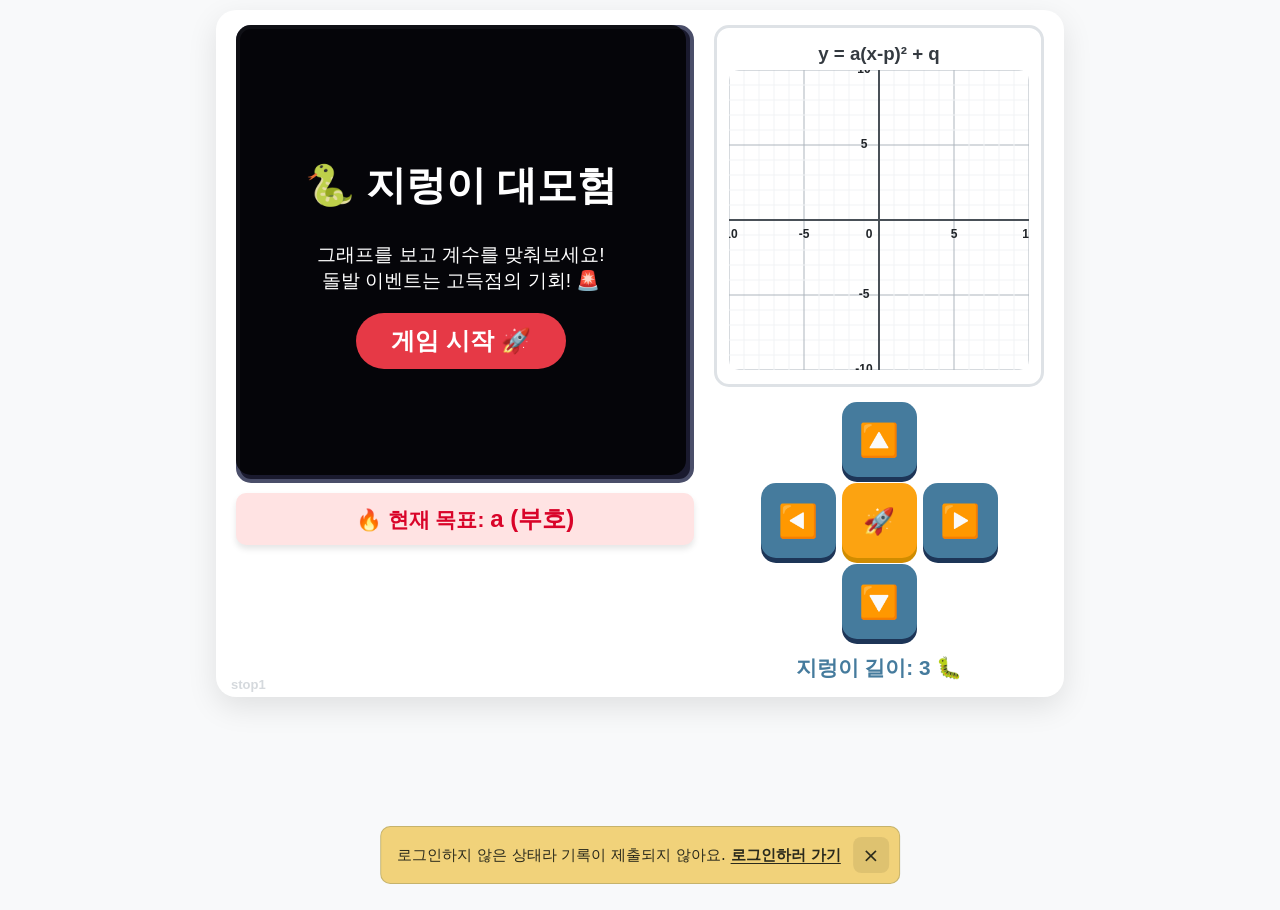
<file: apps/3-3-1.html>
<!DOCTYPE html>
<html lang="ko">
<head>
    <meta charset="UTF-8">
    <meta name="viewport" content="width=device-width, initial-scale=1.0, maximum-scale=1.0, user-scalable=no">
    <title>✨이차함수 지렁이 대모험✨</title>
    <style>
        body {
            margin: 0; padding: 0;
            background-color: #f8f9fa;
            font-family: 'Pretendard', sans-serif;
            display: flex;
            justify-content: center;
            align-items: flex-start;
            touch-action: none;
            user-select: none;
            -webkit-user-select: none;
            min-height: 100vh;
            padding-top: 10px;
        }
        /* 컨테이너 여백 축소 */
        .container {
            position: relative;
            display: flex;
            flex-direction: row;
            gap: 20px;
            background: white;
            padding: 15px 20px;
            border-radius: 20px;
            box-shadow: 0 10px 30px rgba(0,0,0,0.1);
        }
        .game-panel { position: relative; display: flex; flex-direction: column; gap: 10px; }
        
        /* 캔버스 크기 축소 (450x450) */
        #gameCanvas { background-color: #1a1a2e; border-radius: 15px; border: 4px solid #4a4e69; }
        
        /* 상태창 높이/패딩 축소 */
        .status-box {
            background: #ffe3e3; padding: 10px; border-radius: 10px;
            text-align: center; font-size: 1.3rem; font-weight: bold; color: #d90429;
            box-shadow: 0 4px 6px rgba(0,0,0,0.1); transition: all 0.3s;
        }
        .status-box.event { background: #7209b7; color: #ffd60a; animation: pulse-fast 0.8s infinite; }
        
        .right-panel { display: flex; flex-direction: column; gap: 10px; width: 330px; }
        
        .graph-panel {
            background: white; border: 3px solid #dee2e6; border-radius: 15px;
            padding: 10px; text-align: center;
        }
        /* 그래프 캔버스 크기 축소 (300x300) */
        #graphCanvas { background-color: #ffffff; border-radius: 10px; }
        
        /* 방향키 크기 및 간격 축소 */
        .dpad-container {
            display: grid; grid-template-columns: 75px 75px 75px; grid-template-rows: 75px 75px 75px;
            gap: 6px; justify-content: center; margin-top: 5px;
        }
        .btn {
            background: #457b9d; border: none; border-radius: 15px; color: white;
            font-size: 2rem; width: 100%; height: 100%;
            box-shadow: 0 5px 0 #1d3557; cursor: pointer;
            display: flex; justify-content: center; align-items: center; touch-action: manipulation;
        }
        .btn:active { transform: translateY(5px); box-shadow: 0 0 0 transparent; background: #1d3557; }
        .btn.up { grid-column: 2; grid-row: 1; }
        .btn.left { grid-column: 1; grid-row: 2; }
        .btn.right { grid-column: 3; grid-row: 2; }
        .btn.down { grid-column: 2; grid-row: 3; }
        .btn.boost { grid-column: 2; grid-row: 2; background: #fca311; box-shadow: 0 5px 0 #d08c00; font-size: 1.6rem; }
        .btn.boost.active { background: #d90429; box-shadow: 0 5px 0 transparent; transform: translateY(5px); }
        
        /* 오버레이 캔버스 크기에 맞춤 (450x450) */
        .overlay, .warning-overlay {
            position: absolute; top: 0; left: 0; width: 450px; height: 450px;
            border-radius: 15px; display: flex; flex-direction: column; justify-content: center; align-items: center;
        }
        .overlay { background: rgba(0,0,0,0.8); color: white; z-index: 20; display: none; }
        .overlay h1 { font-size: 2.5rem; margin-bottom: 10px; }
        .start-btn {
            padding: 12px 35px; font-size: 1.5rem; font-weight: bold; border: none;
            border-radius: 40px; background: #e63946; color: white; cursor: pointer;
        }

        .warning-overlay {
            background: rgba(220, 53, 69, 0.85); color: #fff; z-index: 15; display: none;
            animation: flash 0.5s infinite alternate; text-align: center; padding: 20px; box-sizing: border-box;
        }
        .warning-overlay h1 { font-size: 2.2rem; margin: 0; text-transform: uppercase; }
        
        .watermark { position: absolute; bottom: 5px; left: 15px; font-size: 13px; color: #adb5bd; opacity: 0.5; font-weight: bold; pointer-events: none; }
        
        @keyframes pulse-fast { 0% { transform: scale(1); } 50% { transform: scale(1.03); } 100% { transform: scale(1); } }
        @keyframes flash { from { opacity: 0.8; } to { opacity: 1; } }

        /* 모바일 등 작은 화면을 위한 미디어 쿼리 추가 */
        @media (max-width: 850px) {
            .container {
                flex-direction: column;
                align-items: center;
            }
        }
    </style>
    <!-- ▼ 수학 탐구 월드 연결 (최고 기록을 선생님께 보내요) -->
    <script src="../js/config.js"></script>
    <script src="../js/data.js"></script>
    <script src="../js/common.js?v=6"></script>
    <script src="../js/activity.js?v=6" data-activity="3-3-1"></script>
    <!-- ▲ -->
</head>
<body>
<div class="container">
    <div class="watermark">stop1</div>
    <div class="game-panel">
        <canvas id="gameCanvas" width="450" height="450"></canvas>
        
        <!-- 시작/종료 오버레이 -->
        <div id="overlay" class="overlay">
            <h1 id="overTitle">🐍 지렁이 대모험</h1>
            <p id="overDesc" style="text-align:center; font-size:1.2rem;">그래프를 보고 계수를 맞춰보세요!<br>돌발 이벤트는 고득점의 기회! 🚨</p>
            <button id="startBtn" class="start-btn">게임 시작 🚀</button>
        </div>
        
        <!-- 이벤트 경고 오버레이 -->
        <div id="warningOverlay" class="warning-overlay">
            <h1>🚨 긴급 미션 발동! 🚨</h1>
            <p style="font-size:1.3rem; margin-top:10px;"><b>잠시 일시정지!</b><br>오른쪽 그래프를 분석하여<br>y = ax² + bx + c 형태를 찾으세요!</p>
        </div>

        <div class="status-box" id="targetBox">
            🔥 현재 목표: <span id="targetVar" style="font-size:1.5rem;">a (부호)</span>
        </div>
    </div>

    <div class="right-panel">
        <div class="graph-panel">
            <h3 id="graphTitle" style="margin: 5px 0; color:#343a40;">y = a(x-p)² + q</h3>
            <canvas id="graphCanvas" width="300" height="300"></canvas>
        </div>
        
        <div class="dpad-container">
            <button class="btn up" id="btnUp">🔼</button>
            <button class="btn left" id="btnLeft">◀️</button>
            <button class="btn boost" id="btnBoost">🚀</button>
            <button class="btn right" id="btnRight">▶️</button>
            <button class="btn down" id="btnDown">🔽</button>
        </div>
        
        <div style="text-align:center; font-weight:bold; color:#457b9d; font-size:1.3rem; margin-top:5px;">
            지렁이 길이: <span id="score">3</span> 🐛
        </div>
    </div>
</div>

<script>
    const canvas = document.getElementById("gameCanvas"); const ctx = canvas.getContext("2d");
    const graphCanvas = document.getElementById("graphCanvas"); const graphCtx = graphCanvas.getContext("2d");
    const gridSize = 25; // 칸 크기 25px
    const tileCount = canvas.width / gridSize; // 450 / 25 = 18칸
    
    let snake = []; let dx = 0; let dy = 0; let nextDx = 0; let nextDy = 0;
    let score = 3; let gameLoop; let isGameOver = true;
    
    // 속도 관련
    const START_SPEED = 500; 
    const MIN_SPEED = 150;   
    const BOOST_SPEED = 100; 
    let currentBaseSpeed = START_SPEED;
    let isBoosting = false;

    // 문제 관련 변수
    let currentA, currentP, currentQ; // 표준형
    let genA, genB, genC; // 일반형
    
    let isEventMode = false;
    let stage = 0; 
    let problemsSolved = 0; 

    const normalStages = ['a (부호)', 'p (꼭짓점 x)', 'q (꼭짓점 y)'];
    const eventStages = ['a (값!)', 'b (값!)', 'c (값!)'];
    let foods = [];

    function calculateSpeed() {
        let speedDec = (score - 3) * 15; 
        currentBaseSpeed = Math.max(MIN_SPEED, START_SPEED - speedDec);
    }

    function startGameLoop() {
        if(gameLoop) clearInterval(gameLoop);
        let speed = isBoosting ? BOOST_SPEED : currentBaseSpeed;
        gameLoop = setInterval(updateGame, speed);
    }

    function nextProblem() {
        stage = 0;
        if (!isEventMode && problemsSolved >= 2 && Math.random() < 0.3) {
            triggerEvent();
        } else {
            isEventMode = false;
            generateNormalProblem();
        }
    }

    // 🚨 이벤트 발동 (수정됨: 일시정지 및 식 숨김 기능)
    function triggerEvent() {
        isEventMode = true;
        
        // 1. 게임 루프 정지 (지렁이 멈춤!)
        clearInterval(gameLoop); 
        
        const warning = document.getElementById("warningOverlay");
        warning.style.display = "flex";
        
        // 2. 문제를 즉시 생성하여 우측 그래프를 먼저 보여줌 (학생이 분석할 수 있게)
        generateEventProblem();
        
        // 3. 2.5초 후 경고창 사라지고 다시 움직임 시작
        setTimeout(() => { 
            warning.style.display = "none"; 
            startGameLoop(); 
        }, 2500); 
    }

    function generateNormalProblem() {
        const aPool = [-2, -1, 1, 2];
        currentA = aPool[Math.floor(Math.random() * aPool.length)];
        currentP = Math.floor(Math.random() * 11) - 5; 
        currentQ = Math.floor(Math.random() * 11) - 5;
        updateUI();
        spawnFoods();
    }

    function generateEventProblem() {
        const aPool = [-2, -1, 1, 2];
        currentA = aPool[Math.floor(Math.random() * aPool.length)];
        currentP = Math.floor(Math.random() * 7) - 3; 
        currentQ = Math.floor(Math.random() * 9) - 4; 
        
        genA = currentA;
        genB = -2 * currentA * currentP;
        genC = currentA * currentP * currentP + currentQ;
        
        updateUI();
        spawnFoods();
    }

    // 📝 UI 업데이트 (수정됨: 이벤트 시 y = ax² + bx + c 표기)
    function updateUI() {
        const title = document.getElementById("graphTitle");
        const targetBox = document.getElementById("targetBox");
        const targetVar = document.getElementById("targetVar");

        if (isEventMode) {
            title.innerText = "y = ax² + bx + c"; // 식에 답을 보여주지 않음!
            targetBox.classList.add("event");
            targetVar.innerText = eventStages[stage];
        } else {
            title.innerText = "y = a(x-p)² + q";
            targetBox.classList.remove("event");
            targetVar.innerText = normalStages[stage];
        }
        drawMathGraph();
    }

    function drawMathGraph() {
        const w = graphCanvas.width; const h = graphCanvas.height;
        const limit = 10; const scale = w / (limit * 2); 
        
        graphCtx.clearRect(0, 0, w, h);
        graphCtx.lineWidth = 1;
        for(let i = -limit; i <= limit; i++) {
            graphCtx.strokeStyle = (i % 5 === 0) ? "#adb5bd" : "#f1f3f5"; 
            let px = w/2 + i*scale; let py = h/2 - i*scale;
            graphCtx.beginPath(); graphCtx.moveTo(px, 0); graphCtx.lineTo(px, h); graphCtx.stroke();
            graphCtx.beginPath(); graphCtx.moveTo(0, py); graphCtx.lineTo(w, py); graphCtx.stroke();
        }
        graphCtx.strokeStyle = "#495057"; graphCtx.lineWidth = 2;
        graphCtx.beginPath(); graphCtx.moveTo(0, h/2); graphCtx.lineTo(w, h/2);
        graphCtx.moveTo(w/2, 0); graphCtx.lineTo(w/2, h); graphCtx.stroke();

        graphCtx.fillStyle = "#212529"; graphCtx.font = "bold 12px Arial";
        graphCtx.textAlign = "center"; graphCtx.textBaseline = "middle";
        for(let i = -limit; i <= limit; i+=5) { 
             if(i===0) continue;
             graphCtx.fillText(i, w/2 + i*scale, h/2 + 15);
             graphCtx.fillText(i, w/2 - 15, h/2 - i*scale);
        }
        graphCtx.fillText("0", w/2 - 10, h/2 + 15);
        
        graphCtx.strokeStyle = isEventMode ? "#7209b7" : "#e63946"; 
        graphCtx.lineWidth = 4; graphCtx.beginPath();
        for(let px = 0; px <= w; px += 2) {
            let mathX = (px - w/2) / scale;
            let mathY = currentA * Math.pow(mathX - currentP, 2) + currentQ;
            let py = h/2 - mathY * scale;
            if(px === 0) graphCtx.moveTo(px, py); else graphCtx.lineTo(px, py);
        }
        graphCtx.stroke();
    }

    function spawnFoods() {
        foods = [];
        let correctVal, vals = [];

        if (isEventMode) {
            correctVal = (stage === 0) ? genA : (stage === 1) ? genB : genC;
            let wrong1, wrong2;
            do { wrong1 = correctVal + Math.floor(Math.random()*10) - 5; } while(wrong1 === correctVal);
            do { wrong2 = correctVal + Math.floor(Math.random()*10) - 5; } while(wrong2 === correctVal || wrong2 === wrong1);
            vals = [{v: correctVal, c: true}, {v: wrong1, c: false}, {v: wrong2, c: false}];
        } else {
            if (stage === 0) { 
                vals = [{v: "+", c: currentA > 0}, {v: "-", c: currentA < 0}];
            } else { 
                correctVal = (stage === 1) ? currentP : currentQ;
                let w1, w2;
                const range = 6;
                do { w1 = Math.floor(Math.random()*(range*2+1))-range; } while(w1===correctVal);
                do { w2 = Math.floor(Math.random()*(range*2+1))-range; } while(w2===correctVal || w2===w1);
                vals = [{v: correctVal, c: true}, {v: w1, c: false}, {v: w2, c: false}];
            }
        }
        
        vals.forEach(item => {
            let fx, fy, occupied;
            do {
                occupied = false;
                fx = Math.floor(Math.random() * (tileCount - 2)) + 1;
                fy = Math.floor(Math.random() * (tileCount - 2)) + 1;
                for(let s of snake) if(s.x === fx && s.y === fy) occupied = true;
                for(let f of foods) if(f.x === fx && f.y === fy) occupied = true;
            } while(occupied);
            foods.push({x: fx, y: fy, val: item.v, isCorrect: item.c});
        });
    }

    function updateGame() {
        if(isGameOver) return;
        dx = nextDx; dy = nextDy;
        let head = {x: snake[0].x + dx, y: snake[0].y + dy};
        
        if(head.x<0||head.x>=tileCount||head.y<0||head.y>=tileCount) { endGame("벽에 부딪혔습니다! 💥"); return; }
        for(let i=0; i<snake.length; i++) { if(head.x===snake[i].x && head.y===snake[i].y) { endGame("자기 꼬리를 물었습니다! 😵"); return; } }
        
        snake.unshift(head); 
        
        let ateIdx = foods.findIndex(f => f.x === head.x && f.y === head.y);
        if(ateIdx !== -1) {
            if(foods[ateIdx].isCorrect) {
                if(isEventMode) {
                    snake.unshift({...head}); snake.unshift({...head});
                    score += 3;
                } else {
                    score += 1;
                }
                document.getElementById("score").innerText = score;
                
                calculateSpeed();
                if(!isBoosting) startGameLoop(); 

                stage++;
                if(stage > 2) { 
                    problemsSolved++;
                    nextProblem(); 
                } else { 
                    updateUI(); spawnFoods(); 
                }
            } else {
                endGame(`오답! [ ${foods[ateIdx].val} ] 을(를) 먹었습니다. 😭`); return;
            }
        } else {
            snake.pop(); 
        }
        drawGame();
    }

    function drawGame() {
        ctx.fillStyle = "#1a1a2e"; ctx.fillRect(0, 0, canvas.width, canvas.height);
        foods.forEach(f => {
            ctx.fillStyle = isEventMode ? "#ffd60a" : "#ffb703"; 
            ctx.beginPath(); ctx.arc(f.x*gridSize+gridSize/2, f.y*gridSize+gridSize/2, gridSize/2-2, 0, Math.PI*2); ctx.fill();
            ctx.fillStyle = "#023047"; 
            ctx.font = (f.val==="+"||f.val==="-") ? "bold 26px Arial" : "bold 16px Arial";
            ctx.textAlign = "center"; ctx.textBaseline = "middle";
            ctx.fillText(f.val, f.x*gridSize+gridSize/2, f.y*gridSize+gridSize/2);
        });
        for(let i=0; i<snake.length; i++) {
            let s = snake[i];
            if(i === 0) { 
                ctx.fillStyle = isEventMode ? "#9b5de5" : "#06d6a0"; 
                ctx.fillRect(s.x*gridSize, s.y*gridSize, gridSize-1, gridSize-1);
                ctx.fillStyle = "white"; ctx.fillRect(s.x*gridSize+4, s.y*gridSize+4, 5, 5); ctx.fillRect(s.x*gridSize+15, s.y*gridSize+4, 5, 5);
            } else { 
                let baseColor = isEventMode ? {r:155, g:93, b:229} : {r:6, g:214, b:160};
                let darken = i*2;
                ctx.fillStyle = `rgb(${Math.max(0,baseColor.r-darken)}, ${Math.max(0,baseColor.g-darken)}, ${Math.max(0,baseColor.b-darken)})`;
                ctx.fillRect(s.x*gridSize+1, s.y*gridSize+1, gridSize-3, gridSize-3);
            }
        }
    }

    function resetGame() {
        snake = [ {x: 10, y: 10}, {x: 10, y: 11}, {x: 10, y: 12} ];
        score = 3; document.getElementById("score").innerText = score;
        dx = 0; dy = -1; nextDx = 0; nextDy = -1;
        isBoosting = false; problemsSolved = 0; isEventMode = false;
        document.getElementById("warningOverlay").style.display = "none";
        document.getElementById("overlay").style.display = "none";
        
        calculateSpeed(); 
        nextProblem();
        isGameOver = false;
        document.getElementById("overlay").style.display = "none"; // 강제 해제
        startGameLoop();
    }

    function endGame(msg) {
        isGameOver = true; clearInterval(gameLoop);
        document.getElementById("overTitle").innerText = "게임 오버! 💀";
        document.getElementById("overDesc").innerHTML = `${msg}<br>최종 길이: <b>${score}</b> 🐛<br>(길수록 빨라집니다!)`;
        document.getElementById("overlay").style.display = "flex";
        isBoosting = false; document.getElementById("btnBoost").classList.remove("active");
        // 수학 탐구 월드: 가장 긴 지렁이 길이를 선생님께 보내요
        if (typeof EMWActivity !== 'undefined') EMWActivity.submitBest('지렁이 길이', score);
    }

    function changeDir(newDx, newDy) {
        if (dx !== 0 && newDy !== 0) { nextDx = 0; nextDy = newDy; }
        if (dy !== 0 && newDx !== 0) { nextDx = newDx; nextDy = 0; }
        if (dx === 0 && dy === 0) { nextDx = newDx; nextDy = newDy; }
    }
    const bindBtn = (id, ndx, ndy) => document.getElementById(id).addEventListener("pointerdown", (e)=>{e.preventDefault();changeDir(ndx, ndy);});
    bindBtn("btnUp", 0, -1); bindBtn("btnDown", 0, 1); bindBtn("btnLeft", -1, 0); bindBtn("btnRight", 1, 0);

    const btnBoost = document.getElementById("btnBoost");
    const toggleBoost = (on) => {
        if(isGameOver || document.getElementById("warningOverlay").style.display === "flex") return; // 이벤트 멈춤 중에는 부스트 불가
        isBoosting = on;
        if(on) btnBoost.classList.add("active"); else btnBoost.classList.remove("active");
        startGameLoop();
    };
    btnBoost.addEventListener("pointerdown", (e)=>{e.preventDefault(); toggleBoost(true);});
    ["pointerup", "pointerleave", "pointercancel"].forEach(evt => btnBoost.addEventListener(evt, (e)=>{e.preventDefault(); toggleBoost(false);}));
    document.getElementById("startBtn").addEventListener("pointerdown", (e)=>{e.preventDefault(); resetGame();});

    document.getElementById("overlay").style.display = "flex"; // 시작 전 대기화면
    drawMathGraph();
</script>
</body>
</html>
</file>
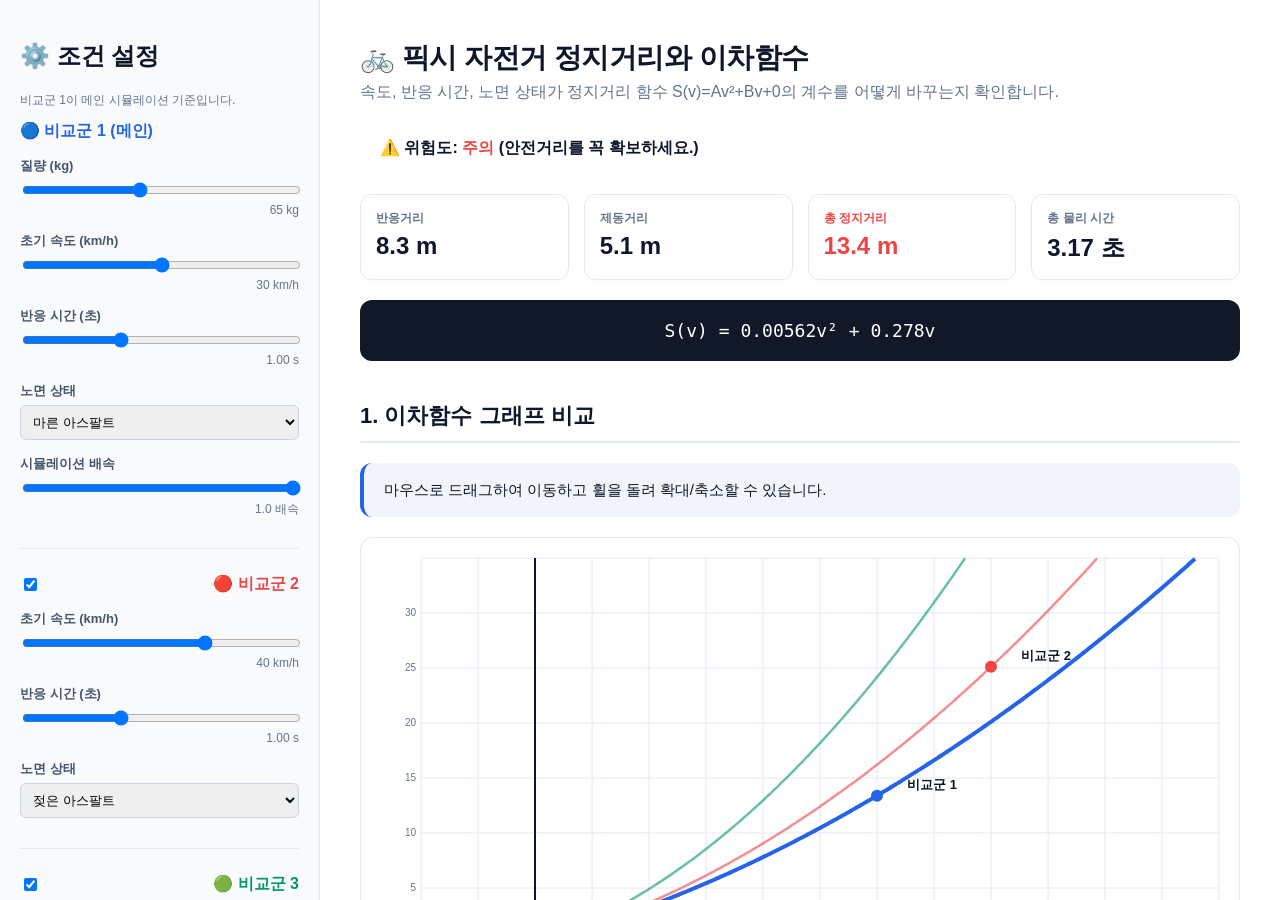
<file: apps/3-3-2.html>
<!DOCTYPE html>
<html lang="ko">
<head>
<meta charset="utf-8"/>
<meta name="viewport" content="width=device-width, initial-scale=1"/>
<title>🚲 자전거 정지거리 시뮬레이터</title>
<style>
  :root { font-family: 'Pretendard', sans-serif; --ink: #0f172a; --bg: #f8fafc; --primary: #2563eb; }
  * { box-sizing: border-box; }
  body { margin: 0; background: white; color: var(--ink); }
  
  /* Layout */
  .app-container { display: flex; height: 100vh; }
  .sidebar { width: 320px; background: #f8fafc; border-right: 1px solid #e2e8f0; padding: 20px; overflow-y: auto; }
  .main-content { flex: 1; padding: 20px 40px; overflow-y: auto; background: #ffffff; }
  
  /* Sidebar Inputs */
  .control-group { margin-bottom: 25px; padding-bottom: 15px; border-bottom: 1px solid #e2e8f0; }
  .control-group h3 { margin: 0 0 15px 0; font-size: 16px; color: #1e293b; display: flex; align-items: center; justify-content: space-between; }
  label { display: block; font-size: 13px; font-weight: bold; margin-bottom: 5px; color: #475569; }
  input[type=range] { width: 100%; margin-bottom: 5px; }
  .range-val { font-size: 12px; color: #64748b; text-align: right; margin-bottom: 15px; display: block;}
  select { width: 100%; padding: 8px; border-radius: 6px; border: 1px solid #cbd5e1; font-family: inherit; margin-bottom: 15px; }
  
  /* Main Content */
  h1 { font-size: 28px; margin-bottom: 5px; letter-spacing: -0.5px; }
  .subtitle { color: #64748b; margin-bottom: 20px; }
  .section-title { font-size: 22px; font-weight: 800; margin-top: 40px; border-bottom: 2px solid #e2e8f0; padding-bottom: 10px; margin-bottom: 20px;}
  
  /* Info Boxes & Metrics */
  .info-box { background: #f1f5f9; padding: 15px 20px; border-radius: 12px; margin-bottom: 20px; line-height: 1.6; font-size: 15px; border-left: 4px solid var(--primary); }
  .risk-box { padding: 15px 20px; border-radius: 12px; margin-bottom: 20px; font-weight: bold; }
  .metrics-grid { display: grid; grid-template-columns: repeat(4, 1fr); gap: 15px; margin-bottom: 20px; }
  .metric-card { background: white; border: 1px solid #e2e8f0; border-radius: 12px; padding: 15px; box-shadow: 0 2px 5px rgba(0,0,0,0.02); }
  .metric-card label { color: #64748b; font-size: 12px; margin-bottom: 5px; }
  .metric-card .val { font-size: 24px; font-weight: 900; color: var(--ink); }
  
  /* Formula */
  .formula-box { background: #111827; color: white; padding: 20px; border-radius: 12px; font-size: 18px; font-family: monospace; margin: 20px 0; text-align: center; }
  
  /* Canvases & SVG */
  .canvas-wrapper { border: 1px solid #e2e8f0; border-radius: 12px; overflow: hidden; margin-bottom: 20px; background: white; }
  #graphCanvas { width: 100%; height: 500px; display: block; cursor: grab; }
  .sim-wrapper { overflow-x: auto; background: #eef2ff; border-radius: 12px; border: 1px solid #c7d2fe; padding: 10px 0; }
  #simSvg { display: block; min-width: 1080px; height: 350px; }
  .chart-grid { display: grid; grid-template-columns: 1fr 1fr; gap: 20px; margin-top: 20px; }
  .chart-canvas { width: 100%; height: 300px; background: white; border: 1px solid #e2e8f0; border-radius: 12px; }
  .energy-canvas { width: 100%; height: 400px; background: white; border: 1px solid #e2e8f0; border-radius: 12px; margin-top: 20px;}
  
  /* SVG Elements */
  .wheel { fill: #f8fafc; stroke: #0f172a; stroke-width: 5; }
  .frame { stroke: #dc2626; stroke-width: 6; fill: none; stroke-linecap: round; stroke-linejoin: round; }
  .rider { stroke: #111827; stroke-width: 7; fill: none; stroke-linecap: round; stroke-linejoin: round; }
  .road-line { stroke: rgba(255,255,255,.6); stroke-width: 4; stroke-dasharray: 20 20; }
  
  textarea.code-box { width: 100%; height: 400px; background: #1e293b; color: #f8fafc; padding: 15px; border-radius: 8px; font-family: monospace; border: none; resize: vertical; margin-bottom: 10px;}
  .btn-copy { background: var(--primary); color: white; border: none; padding: 10px 20px; border-radius: 6px; cursor: pointer; font-weight: bold; }
  
  @media (max-width: 1024px) { .app-container { flex-direction: column; } .sidebar { width: 100%; height: auto; border-right: none; border-bottom: 2px solid #e2e8f0; } .main-content { height: auto; } .metrics-grid { grid-template-columns: 1fr 1fr; } .chart-grid { grid-template-columns: 1fr; } }

</style>
</head>
<body>

<div class="app-container">
  <!-- 왼쪽 컨트롤 패널 -->
  <aside class="sidebar">
    <h2>⚙️ 조건 설정</h2>
    <p style="font-size:12px; color:#64748b;">비교군 1이 메인 시뮬레이션 기준입니다.</p>
    
    <div class="control-group" id="ctrlG1">
      <h3 style="color:#2563eb">🔵 비교군 1 (메인)</h3>
      <label>질량 (kg)</label>
      <input type="range" id="g1_mass" min="40" max="100" value="65" oninput="updateAll()">
      <span class="range-val" id="g1_mass_val">65 kg</span>
      
      <label>초기 속도 (km/h)</label>
      <input type="range" id="g1_speed" min="0" max="60" value="30" oninput="updateAll()">
      <span class="range-val" id="g1_speed_val">30 km/h</span>
      
      <label>반응 시간 (초)</label>
      <input type="range" id="g1_rt" min="0.2" max="2.5" step="0.01" value="1.0" oninput="updateAll()">
      <span class="range-val" id="g1_rt_val">1.00 s</span>
      
      <label>노면 상태</label>
      <select id="g1_road" onchange="updateAll()">
        <option value="0.70">마른 아스팔트</option>
        <option value="0.45">젖은 아스팔트</option>
        <option value="0.25">모래·낙엽길</option>
        <option value="0.10">빙판길</option>
      </select>
      
      <label>시뮬레이션 배속</label>
      <input type="range" id="sim_speed" min="0.1" max="1.0" step="0.1" value="1.0" oninput="updateAll()">
      <span class="range-val" id="sim_speed_val">1.0 배속</span>
    </div>

    <div class="control-group">
      <h3 style="color:#ef4444"><input type="checkbox" id="g2_on" checked onchange="updateAll()"> 🔴 비교군 2</h3>
      <div id="ctrlG2">
        <label>초기 속도 (km/h)</label>
        <input type="range" id="g2_speed" min="0" max="60" value="40" oninput="updateAll()"><span class="range-val" id="g2_speed_val">40 km/h</span>
        <label>반응 시간 (초)</label>
        <input type="range" id="g2_rt" min="0.2" max="2.5" step="0.01" value="1.0" oninput="updateAll()"><span class="range-val" id="g2_rt_val">1.00 s</span>
        <label>노면 상태</label>
        <select id="g2_road" onchange="updateAll()">
          <option value="0.70">마른 아스팔트</option><option value="0.45" selected>젖은 아스팔트</option><option value="0.25">모래·낙엽길</option><option value="0.10">빙판길</option>
        </select>
      </div>
    </div>

    <div class="control-group">
      <h3 style="color:#059669"><input type="checkbox" id="g3_on" checked onchange="updateAll()"> 🟢 비교군 3</h3>
      <div id="ctrlG3">
        <label>초기 속도 (km/h)</label>
        <input type="range" id="g3_speed" min="0" max="60" value="50" oninput="updateAll()"><span class="range-val" id="g3_speed_val">50 km/h</span>
        <label>반응 시간 (초)</label>
        <input type="range" id="g3_rt" min="0.2" max="2.5" step="0.01" value="1.2" oninput="updateAll()"><span class="range-val" id="g3_rt_val">1.20 s</span>
        <label>노면 상태</label>
        <select id="g3_road" onchange="updateAll()">
          <option value="0.70">마른 아스팔트</option><option value="0.45">젖은 아스팔트</option><option value="0.25" selected>모래·낙엽길</option><option value="0.10">빙판길</option>
        </select>
      </div>
    </div>
  </aside>

  <!-- 메인 패널 -->
  <main class="main-content">
    <h1>🚲 픽시 자전거 정지거리와 이차함수</h1>
    <div class="subtitle">속도, 반응 시간, 노면 상태가 정지거리 함수 S(v)=Av²+Bv+0의 계수를 어떻게 바꾸는지 확인합니다.</div>

    <!-- 결과 요약 -->
    <div class="risk-box" id="riskBox">위험도 계산 중...</div>
    <div class="metrics-grid">
      <div class="metric-card"><label>반응거리</label><div class="val" id="m_rd">-</div></div>
      <div class="metric-card"><label>제동거리</label><div class="val" id="m_bd">-</div></div>
      <div class="metric-card"><label style="color:#ef4444; font-weight:bold;">총 정지거리</label><div class="val" id="m_td" style="color:#ef4444;">-</div></div>
      <div class="metric-card"><label>총 물리 시간</label><div class="val" id="m_time">-</div></div>
    </div>
    <div class="formula-box" id="formulaText">S(v) = 0v² + 0v</div>

    <!-- 1. 이차함수 그래프 -->
    <h2 class="section-title">1. 이차함수 그래프 비교</h2>
    <div class="info-box">마우스로 드래그하여 이동하고 휠을 돌려 확대/축소할 수 있습니다.</div>
    <div class="canvas-wrapper"><canvas id="graphCanvas"></canvas></div>

    <!-- 2. 시뮬레이션 -->
    <h2 class="section-title">2. 자전거 시뮬레이션 (비교군 1 기준)</h2>
    <div class="info-box">실시간 물리 엔진이 1m 눈금을 바탕으로 애니메이션을 그려냅니다. <button class="btn-copy" onclick="SimApp.restart()" style="float:right; margin-top:-8px; background:#1e293b;">다시 재생 🔄</button></div>
    <div class="sim-wrapper" id="simScroll">
      <svg id="simSvg">
        <!-- SVG 배경 및 마커 -->
        <rect width="3000" height="350" fill="#f8fafc"/>
        <rect id="roadRect" x="50" y="190" width="2000" height="70" rx="10" fill="#475569"/>
        <line id="centerLine" x1="50" y1="225" x2="2000" y2="225" class="road-line"/>
        
        <!-- 거리 바 -->
        <rect id="appBar" x="120" y="270" width="0" height="12" fill="#38bdf8"/>
        <rect id="reactBar" x="120" y="285" width="0" height="12" fill="#f59e0b"/>
        <rect id="brakeBar" x="120" y="300" width="0" height="12" fill="#ef4444"/>
        <g id="ticksGroup"></g>
        
        <!-- 세로 기준선 -->
        <line id="l_start" y1="170" y2="330" stroke="#0f172a" stroke-width="2"/>
        <line id="l_danger" y1="170" y2="330" stroke="#38bdf8" stroke-width="2"/>
        <line id="l_brake" y1="170" y2="330" stroke="#f59e0b" stroke-width="2"/>
        <line id="l_stop" y1="170" y2="330" stroke="#ef4444" stroke-width="2"/>
        
        <!-- 스키드 자국 (브레이크 효과) -->
        <line id="skidLine" x1="0" y1="242" x2="0" y2="242" stroke="#111827" stroke-width="6" opacity="0" stroke-linecap="round"/>

        <!-- 텍스트 -->
        <text id="t_phase" x="60" y="40" font-size="16" font-weight="bold">대기</text>
        <text id="t_dist" x="60" y="60" font-size="12" fill="#475569">-</text>
        
        <!-- 자전거 그룹 -->
        <g id="bike" transform="translate(120 200)">
          <g id="r_wheel" transform="translate(-40 20)"><circle class="wheel" r="22"/><line x1="-22" y1="0" x2="22" y2="0" stroke="#0f172a" stroke-width="3"/><line x1="0" y1="-22" x2="0" y2="22" stroke="#0f172a" stroke-width="3"/></g>
          <g id="f_wheel" transform="translate(50 20)"><circle class="wheel" r="22"/><line x1="-22" y1="0" x2="22" y2="0" stroke="#0f172a" stroke-width="3"/><line x1="0" y1="-22" x2="0" y2="22" stroke="#0f172a" stroke-width="3"/></g>
          <path class="frame" d="M-40 20 L-10 -15 L20 20 L-40 20 M-10 -15 L50 20 M20 20 L40 -5"/>
          <path class="rider" d="M0 -60 L10 -30 L-10 -15 M10 -30 L20 20 M10 -30 L35 -5"/>
          <circle cx="2" cy="-75" r="12" fill="#0f172a"/>
        </g>
      </svg>
    </div>
    
    <div class="chart-grid">
      <div><h4>속도-시간 그래프</h4><canvas id="speedChart" class="chart-canvas"></canvas></div>
      <div><h4>이동거리-시간 그래프</h4><canvas id="distChart" class="chart-canvas"></canvas></div>
    </div>
    <div><h4>운동에너지 전환 (J)</h4><canvas id="energyChart" class="energy-canvas"></canvas></div>

    <!-- 3. 역산 및 파이썬 코드 -->
    <h2 class="section-title">3. 학생 실습용 VPython 코드 생성기</h2>
    <div class="info-box">비교군 1의 속도, 질량, 노면 상태가 자동으로 반영된 VPython 파이썬 코드입니다. 우측 복사 버튼을 눌러 VPython 웹 편집기에 붙여넣고 시뮬레이션을 돌려보세요.</div>
    <button class="btn-copy" onclick="copyCode()" style="margin-bottom:10px;">코드 전체 복사 📋</button>
    <textarea id="codeBox" class="code-box" readonly></textarea>
    
  </main>
</div>

<script>
// --- 물리 계산 엔진 ---
const G = 9.8;
const APPROACH_DIST = 8.0;

function calcPhysics(mass, speedKmh, rt, mu) {
    let v = speedKmh / 3.6;
    let a_eff = mu * G;
    let A = a_eff > 0 ? 1 / (25.92 * a_eff) : 0;
    let B = rt / 3.6;
    let rd = v * rt;
    let bd = a_eff > 0 ? (v * v) / (2 * a_eff) : 0;
    let td = rd + bd;
    let bt = a_eff > 0 ? v / a_eff : 0;
    let at = v > 0 ? APPROACH_DIST / v : 0;
    
    // 🔥 중요 수정 포인트: 객체 반환 시 rt와 mass도 함께 전달 (오류 해결)
    let tt = Math.max(0.001, at + rt + bt); // Division by zero 방지
    return { v, a_eff, A, B, rd, bd, td, bt, at, rt, tt, mass };
}

// --- 1. 이차함수 그래프 모듈 ---
const GraphApp = (function() {
    const canvas = document.getElementById('graphCanvas');
    const ctx = canvas.getContext('2d');
    let view = { xMin: -10, xMax: 60, yMin: -5, yMax: 35 };
    let dragging = false, lastP = null, curves = [];

    function resize() { canvas.width = canvas.parentElement.clientWidth; canvas.height = 500; draw(); }
    window.addEventListener('resize', resize);
    
    function sx(x) { return 60 + (x - view.xMin)/(view.xMax - view.xMin)*(canvas.width - 80); }
    function sy(y) { return canvas.height - 40 - (y - view.yMin)/(view.yMax - view.yMin)*(canvas.height - 60); }
    function ix(px) { return view.xMin + (px - 60)/(canvas.width - 80)*(view.xMax - view.xMin); }
    function iy(py) { return view.yMin + (canvas.height - 40 - py)/(canvas.height - 60)*(view.yMax - view.yMin); }

    canvas.onmousedown = e => { dragging = true; lastP = {x:e.offsetX, y:e.offsetY}; };
    window.onmouseup = () => dragging = false;
    canvas.onmousemove = e => {
        if(!dragging) return;
        let dxWorld = -(e.offsetX - lastP.x) / (canvas.width - 80) * (view.xMax - view.xMin);
        let dyWorld = (e.offsetY - lastP.y) / (canvas.height - 60) * (view.yMax - view.yMin);
        view.xMin += dxWorld; view.xMax += dxWorld; view.yMin += dyWorld; view.yMax += dyWorld;
        lastP = {x:e.offsetX, y:e.offsetY}; draw();
    };
    canvas.onwheel = e => {
        e.preventDefault();
        let f = e.deltaY < 0 ? 0.85 : 1.15;
        let x0 = ix(e.offsetX), y0 = iy(e.offsetY);
        view.xMin = x0 + (view.xMin - x0)*f; view.xMax = x0 + (view.xMax - x0)*f;
        view.yMin = y0 + (view.yMin - y0)*f; view.yMax = y0 + (view.yMax - y0)*f;
        draw();
    };

    function draw() {
        ctx.clearRect(0,0,canvas.width,canvas.height);
        
        // Grid
        ctx.strokeStyle = "#e2e8f0"; ctx.lineWidth = 1;
        let xStep = Math.pow(10, Math.floor(Math.log10(view.xMax-view.xMin))-1) * 5;
        let yStep = Math.pow(10, Math.floor(Math.log10(view.yMax-view.yMin))-1) * 5;
        if(isNaN(xStep) || isNaN(yStep)) return;

        ctx.textAlign="center"; ctx.textBaseline="top"; ctx.fillStyle="#64748b";
        for(let x=Math.floor(view.xMin/xStep)*xStep; x<=view.xMax; x+=xStep) {
            let px = sx(x); ctx.beginPath(); ctx.moveTo(px,20); ctx.lineTo(px,canvas.height-40); ctx.stroke();
            if(px>60 && px<canvas.width-20) ctx.fillText(x.toFixed(0), px, canvas.height-35);
        }
        ctx.textAlign="right"; ctx.textBaseline="middle";
        for(let y=Math.floor(view.yMin/yStep)*yStep; y<=view.yMax; y+=yStep) {
            let py = sy(y); ctx.beginPath(); ctx.moveTo(60,py); ctx.lineTo(canvas.width-20,py); ctx.stroke();
            if(py>20 && py<canvas.height-40) ctx.fillText(y.toFixed(0), 55, py);
        }

        // Axes
        ctx.strokeStyle = "#0f172a"; ctx.lineWidth = 2;
        ctx.beginPath(); ctx.moveTo(sx(0), 20); ctx.lineTo(sx(0), canvas.height-40); ctx.stroke();
        ctx.beginPath(); ctx.moveTo(60, sy(0)); ctx.lineTo(canvas.width-20, sy(0)); ctx.stroke();

        // Curves
        curves.forEach((c, idx) => {
            ctx.beginPath();
            let started=false;
            for(let px=60; px<=canvas.width-20; px+=2) {
                let x = ix(px);
                let y = c.A*x*x + c.B*x;
                let py = sy(y);
                if(py>20 && py<canvas.height-40) {
                    if(!started){ ctx.moveTo(px,py); started=true; } else { ctx.lineTo(px,py); }
                } else { started=false; }
            }
            ctx.strokeStyle = c.color; ctx.lineWidth = idx===0 ? 4 : 2.5; 
            ctx.globalAlpha = idx===0 ? 1 : 0.6; ctx.stroke(); ctx.globalAlpha = 1;

            // Marker
            let mx = sx(c.speed), my = sy(c.A*c.speed*c.speed + c.B*c.speed);
            if(mx>60 && mx<canvas.width-20 && my>20 && my<canvas.height-40) {
                ctx.fillStyle = c.color; ctx.beginPath(); ctx.arc(mx,my, 6, 0, Math.PI*2); ctx.fill();
                ctx.fillStyle = "#0f172a"; ctx.font="bold 13px Arial"; ctx.fillText(`${c.name}`, mx+80, my-10);
            }
        });
    }

    return { init: resize, update: (data) => { curves = data; draw(); } };
})();


// --- 2. 시뮬레이션 모듈 ---
const SimApp = (function() {
    let M_PX = 40; // 1m = 40px
    let START_X = 120;
    let raf, startTs, DATA;

    function init() { 
        window.addEventListener('resize', () => { if(DATA) drawCharts(Math.max(0, DATA.tt)); });
    }

    function restart(d) {
        if(d) DATA = d;
        if(raf) cancelAnimationFrame(raf);
        startTs = null;
        
        let totalW = START_X + (APPROACH_DIST + DATA.td + 5)*M_PX;
        document.getElementById('simSvg').setAttribute('viewBox', `0 0 ${Math.max(1080, totalW)} 350`);
        document.getElementById('centerLine').setAttribute('x2', totalW);
        document.getElementById('roadRect').setAttribute('width', totalW - 50);

        let dx = START_X + APPROACH_DIST*M_PX;
        let bx = dx + DATA.rd*M_PX;
        let stx = dx + DATA.td*M_PX;

        let setX = (id, val) => { let el=document.getElementById(id); if(el){ el.setAttribute('x1',val); el.setAttribute('x2',val); } };
        setX('l_start', START_X); setX('l_danger', dx); setX('l_brake', bx); setX('l_stop', stx);

        let setRect = (id, x, w) => { let el=document.getElementById(id); if(el){ el.setAttribute('x',x); el.setAttribute('width',w); } };
        setRect('appBar', START_X, dx - START_X);
        setRect('reactBar', dx, bx - dx);
        setRect('brakeBar', bx, stx - bx);
        
        // 스키드 자국 초기화
        let skid = document.getElementById('skidLine');
        skid.setAttribute('opacity', '0');

        // Ticks
        let g = document.getElementById('ticksGroup'); g.innerHTML='';
        for(let i=0; i<=Math.ceil(APPROACH_DIST+DATA.td); i++){
            let tx = START_X + i*M_PX;
            g.innerHTML += `<line x1="${tx}" y1="${i%5==0?330:335}" x2="${tx}" y2="345" stroke="${i%5==0?'#eab308':'#94a3b8'}" stroke-width="${i%5==0?3:1.5}"/>`;
            if(i%5==0) g.innerHTML += `<text x="${tx}" y="360" text-anchor="middle" font-size="12" font-weight="bold" fill="#0f172a">${i}m</text>`;
        }
        raf = requestAnimationFrame(anim);
    }

    function anim(ts) {
        if(!startTs) startTs = ts;
        let t = ((ts - startTs)/1000) * DATA.ps;
        t = Math.min(t, DATA.tt);

        let s=0, vNow=DATA.v, phase="대기", wheelRot=0;
        let isBraking = false;
        
        // 🔥 수정 포인트: DATA.rt가 확실하게 있으므로 올바르게 연산됩니다.
        if(t < DATA.at) {
            s = DATA.v * t; phase="등속 주행 (위험 발견 전)"; wheelRot = s*30;
        } else if(t < DATA.at + DATA.rt) {
            s = APPROACH_DIST + DATA.v*(t - DATA.at); phase="반응 시간 (브레이크 잡기 전)"; wheelRot = s*30;
        } else {
            let tb = t - DATA.at - DATA.rt;
            s = APPROACH_DIST + DATA.rd + DATA.v*tb - 0.5*DATA.a_eff*tb*tb;
            vNow = Math.max(0, DATA.v - DATA.a_eff*tb);
            phase="제동 중 (마찰 작용)";
            wheelRot = (APPROACH_DIST + DATA.rd)*30; // 바퀴 잠김
            isBraking = true;
        }
        
        if(t >= DATA.tt) { s = APPROACH_DIST + DATA.td; vNow=0; phase="정지 완료"; }
        
        let fx = START_X + s*M_PX;
        
        // 자전거 위치 적용
        document.getElementById('bike').setAttribute('transform', `translate(${fx} 200)`);
        document.getElementById('r_wheel').setAttribute('transform', `translate(-40 20) rotate(${wheelRot})`);
        document.getElementById('f_wheel').setAttribute('transform', `translate(50 20) rotate(${wheelRot})`);
        
        // 브레이크 스키드 효과 적용
        let skid = document.getElementById('skidLine');
        if (isBraking && vNow > 0) {
            let brakeStartX = START_X + (APPROACH_DIST + DATA.rd)*M_PX - 40; // 뒷바퀴 기준
            let currentRearX = fx - 40;
            skid.setAttribute('x1', brakeStartX);
            skid.setAttribute('x2', currentRearX);
            skid.setAttribute('opacity', '0.5');
        } else if (t >= DATA.tt) {
            skid.setAttribute('opacity', '0.3');
        } else {
            skid.setAttribute('opacity', '0');
        }

        document.getElementById('t_phase').textContent = phase;
        document.getElementById('t_dist').textContent = `이동거리: ${(s).toFixed(1)}m / 현재속도: ${(vNow*3.6).toFixed(1)}km/h / 시간: ${t.toFixed(2)}초`;
        
        // 스크롤 팔로우
        let scrollBox = document.getElementById('simScroll');
        let targetScroll = Math.max(0, fx - scrollBox.clientWidth * 0.4);
        scrollBox.scrollLeft += (targetScroll - scrollBox.scrollLeft) * 0.1;

        drawCharts(t);

        if(t < DATA.tt) raf = requestAnimationFrame(anim);
    }

    function drawCharts(currentT) {
        let drawBasic = (id, isSpeed) => {
            let canvas = document.getElementById(id);
            if (!canvas.parentElement) return;
            canvas.width = canvas.parentElement.clientWidth; canvas.height = id==='energyChart'? 400 : 300;
            let ctx = canvas.getContext('2d');
            ctx.clearRect(0,0,canvas.width,canvas.height);
            let w=canvas.width-60, h=canvas.height-40;
            
            // 안전한 최대값 설정 (NaN 방지)
            let yMax = 10;
            if(isSpeed === 1) yMax = Math.max(10, DATA.v*3.6);
            else if(isSpeed === 2) yMax = Math.max(10, APPROACH_DIST+DATA.td);
            else yMax = Math.max(100, 0.5*DATA.mass*DATA.v*DATA.v*1.2);
            
            // Grid
            ctx.strokeStyle="#e2e8f0"; ctx.textAlign="right"; ctx.textBaseline="middle"; ctx.fillStyle="#64748b"; ctx.font="12px Arial";
            for(let i=0; i<=5; i++) {
                let y = 20 + h - (i/5)*h;
                ctx.beginPath(); ctx.moveTo(50,y); ctx.lineTo(50+w,y); ctx.stroke();
                ctx.fillText((isSpeed===3? ((yMax*i/5)/1000).toFixed(1)+"k" : (yMax*i/5).toFixed(0)), 45, y);
            }
            
            ctx.strokeStyle="#0f172a"; ctx.lineWidth=2;
            ctx.beginPath(); ctx.moveTo(50,20); ctx.lineTo(50,20+h); ctx.lineTo(50+w,20+h); ctx.stroke();

            // Line
            ctx.beginPath();
            for(let px=0; px<=w; px+=2) {
                let t = (px/w)*DATA.tt;
                let val = 0;
                // 🔥 수정 포인트: DATA.rt 연산 오류 해결
                if(isSpeed===1) {
                    if(t < DATA.at+DATA.rt) val = DATA.v; 
                    else val = Math.max(0, DATA.v - DATA.a_eff*(t-DATA.at-DATA.rt));
                    val *= 3.6;
                } else if(isSpeed===2) {
                    if(t < DATA.at) val = DATA.v*t;
                    else if(t < DATA.at+DATA.rt) val = APPROACH_DIST + DATA.v*(t-DATA.at);
                    else { let tb = t-DATA.at-DATA.rt; val = APPROACH_DIST+DATA.rd + DATA.v*tb - 0.5*DATA.a_eff*tb*tb; }
                } else {
                    let vt = (t < DATA.at+DATA.rt) ? DATA.v : Math.max(0, DATA.v - DATA.a_eff*(t-DATA.at-DATA.rt));
                    val = 0.5 * DATA.mass * vt * vt; // Kinetic Energy only
                }
                let py = 20 + h - (val/yMax)*h;
                if(px===0) ctx.moveTo(50+px, py); else ctx.lineTo(50+px, py);
            }
            ctx.strokeStyle = isSpeed===1 ? "#2563eb" : isSpeed===2 ? "#059669" : "#f59e0b";
            ctx.lineWidth=3; ctx.stroke();

            // Current dot
            let cx = 50 + (currentT/DATA.tt)*w;
            ctx.beginPath(); ctx.moveTo(cx, 20); ctx.lineTo(cx, 20+h); ctx.strokeStyle="#111827"; ctx.setLineDash([5,5]); ctx.stroke(); ctx.setLineDash([]);
        };

        drawBasic('speedChart', 1);
        drawBasic('distChart', 2);
        drawBasic('energyChart', 3);
    }

    return { init, restart: (d) => restart(d) };
})();


// --- 메인 통합 로직 ---
function getVal(id) { return parseFloat(document.getElementById(id).value); }
function setHTML(id, val) { document.getElementById(id).innerHTML = val; }

function updateAll() {
    let mass1 = getVal('g1_mass'), spd1 = getVal('g1_speed'), rt1 = getVal('g1_rt'), mu1 = getVal('g1_road');
    let ps = getVal('sim_speed');
    
    // UI 업데이트
    setHTML('g1_mass_val', `${mass1} kg`); setHTML('g1_speed_val', `${spd1} km/h`); setHTML('g1_rt_val', `${rt1.toFixed(2)} s`); setHTML('sim_speed_val', `${ps.toFixed(1)} 배속`);
    
    let g1 = calcPhysics(mass1, spd1, rt1, mu1);
    
    let risk = "낮음", rText = "안전하게 멈춥니다.";
    if(g1.td >= 35) { risk = "매우 위험"; rText = "정지거리가 너무 깁니다. 속도를 줄이세요!"; }
    else if(g1.td >= 18) { risk = "위험"; rText = "전방에 보행자가 있다면 충돌할 수 있습니다."; }
    else if(g1.td >= 8) { risk = "주의"; rText = "안전거리를 꼭 확보하세요."; }

    document.getElementById('riskBox').innerHTML = `⚠️ 위험도: <span style="color:#ef4444">${risk}</span> (${rText})`;
    setHTML('m_rd', g1.rd.toFixed(1) + ' m');
    setHTML('m_bd', g1.bd.toFixed(1) + ' m');
    setHTML('m_td', g1.td.toFixed(1) + ' m');
    setHTML('m_time', g1.tt.toFixed(2) + ' 초');
    setHTML('formulaText', `S(v) = ${g1.A.toFixed(5)}v² + ${g1.B.toFixed(3)}v`);

    // Graph Data
    let curves = [{ A:g1.A, B:g1.B, speed:spd1, color:"#2563eb", name:"비교군 1" }];
    
    let ctrlG2 = document.getElementById('ctrlG2');
    if(document.getElementById('g2_on').checked) {
        ctrlG2.style.opacity = '1'; ctrlG2.style.pointerEvents = 'auto';
        let spd2 = getVal('g2_speed'), rt2 = getVal('g2_rt'), mu2 = getVal('g2_road');
        setHTML('g2_speed_val', `${spd2} km/h`); setHTML('g2_rt_val', `${rt2.toFixed(2)} s`);
        let g2 = calcPhysics(65, spd2, rt2, mu2);
        curves.push({ A:g2.A, B:g2.B, speed:spd2, color:"#ef4444", name:"비교군 2" });
    } else { ctrlG2.style.opacity = '0.4'; ctrlG2.style.pointerEvents = 'none'; }

    let ctrlG3 = document.getElementById('ctrlG3');
    if(document.getElementById('g3_on').checked) {
        ctrlG3.style.opacity = '1'; ctrlG3.style.pointerEvents = 'auto';
        let spd3 = getVal('g3_speed'), rt3 = getVal('g3_rt'), mu3 = getVal('g3_road');
        setHTML('g3_speed_val', `${spd3} km/h`); setHTML('g3_rt_val', `${rt3.toFixed(2)} s`);
        let g3 = calcPhysics(65, spd3, rt3, mu3);
        curves.push({ A:g3.A, B:g3.B, speed:spd3, color:"#059669", name:"비교군 3" });
    } else { ctrlG3.style.opacity = '0.4'; ctrlG3.style.pointerEvents = 'none'; }

    GraphApp.update(curves);

    // Sim Data (🔥 ps: 배속 정보 포함)
    SimApp.restart({ ...g1, ps: ps });

    // Generate VPython Code
    let pyCode = `Web VPython 3.2

# ==========================================
# 1. 시뮬레이션 기본 변수 (비교군 1 기준 자동 반영)
# ==========================================
speed_kmh = ${spd1.toFixed(2)}   # 초기 속력 (km/h)
v0 = speed_kmh / 3.6

t_reaction = ${rt1.toFixed(4)}   # 반응 시간 (초)
g = 9.8
m = ${mass1.toFixed(2)}      # 질량 (kg)
mu = ${mu1}       # 노면 마찰계수

# 고정 위치 (단위: m)
danger_x = 5.0       # 위험 발견 위치
pedestrian_x = 10.0  # 보행자 위치

# ==========================================
# 2. 정지거리 계산
# ==========================================
reaction_distance = v0 * t_reaction
braking_distance = (v0**2) / (2 * mu * g)
danger_to_stop_distance = reaction_distance + braking_distance
max_distance = danger_x + danger_to_stop_distance

print("예상 정지 거리:", round(danger_to_stop_distance, 2), "m")
if danger_to_stop_distance > (pedestrian_x - danger_x):
    print("🚨 보행자 충돌 위험!")
else:
    print("✅ 안전하게 멈춤!")

# ==========================================
# 3. 3D 시뮬레이션 환경 구성
# ==========================================
scene.width = 800
scene.height = 400
scene.background = color.gray(0.1)

road = box(pos=vector(15, -0.2, 0), size=vector(30, 0.1, 4), color=color.gray(0.5))
danger_line = box(pos=vector(danger_x, 0, 0), size=vector(0.2, 0.2, 4), color=color.blue)
pedestrian = cylinder(pos=vector(pedestrian_x, 0, 0), axis=vector(0, 1.5, 0), radius=0.2, color=color.orange)

bike = box(pos=vector(0, 0.5, 0), size=vector(1.5, 1, 0.5), color=color.red)

# ==========================================
# 4. 애니메이션 루프
# ==========================================
t = 0
dt = 0.02
current_v = v0

scene.waitfor('click')  # 화면을 클릭하면 출발합니다.

while current_v > 0:
    rate(50)
    
    # 위험 지점 도달 여부 및 브레이크 작동
    if bike.pos.x < danger_x:
        a = 0
    elif bike.pos.x < danger_x + reaction_distance:
        a = 0  # 반응하는 동안은 속도 유지
    else:
        a = -mu * g  # 브레이크 작동
        
    current_v += a * dt
    if current_v < 0:
        current_v = 0
        
    bike.pos.x += current_v * dt
    
    # 충돌 판정
    if bike.pos.x + 0.75 >= pedestrian_x:
        pedestrian.color = color.red
        pedestrian.pos.x += current_v * dt * 0.5 # 튕겨나감
        
    t += dt

print("시뮬레이션 종료. 최종 위치:", round(bike.pos.x, 2), "m")
`;
    document.getElementById('codeBox').value = pyCode;
}

function copyCode() {
    let box = document.getElementById('codeBox');
    box.select(); document.execCommand('copy');
    alert("VPython 코드가 복사되었습니다! VPython 에디터에 붙여넣으세요.");
}

// 초기화
window.onload = () => { GraphApp.init(); SimApp.init(); updateAll(); };
</script>
</body>
</html>
</file>
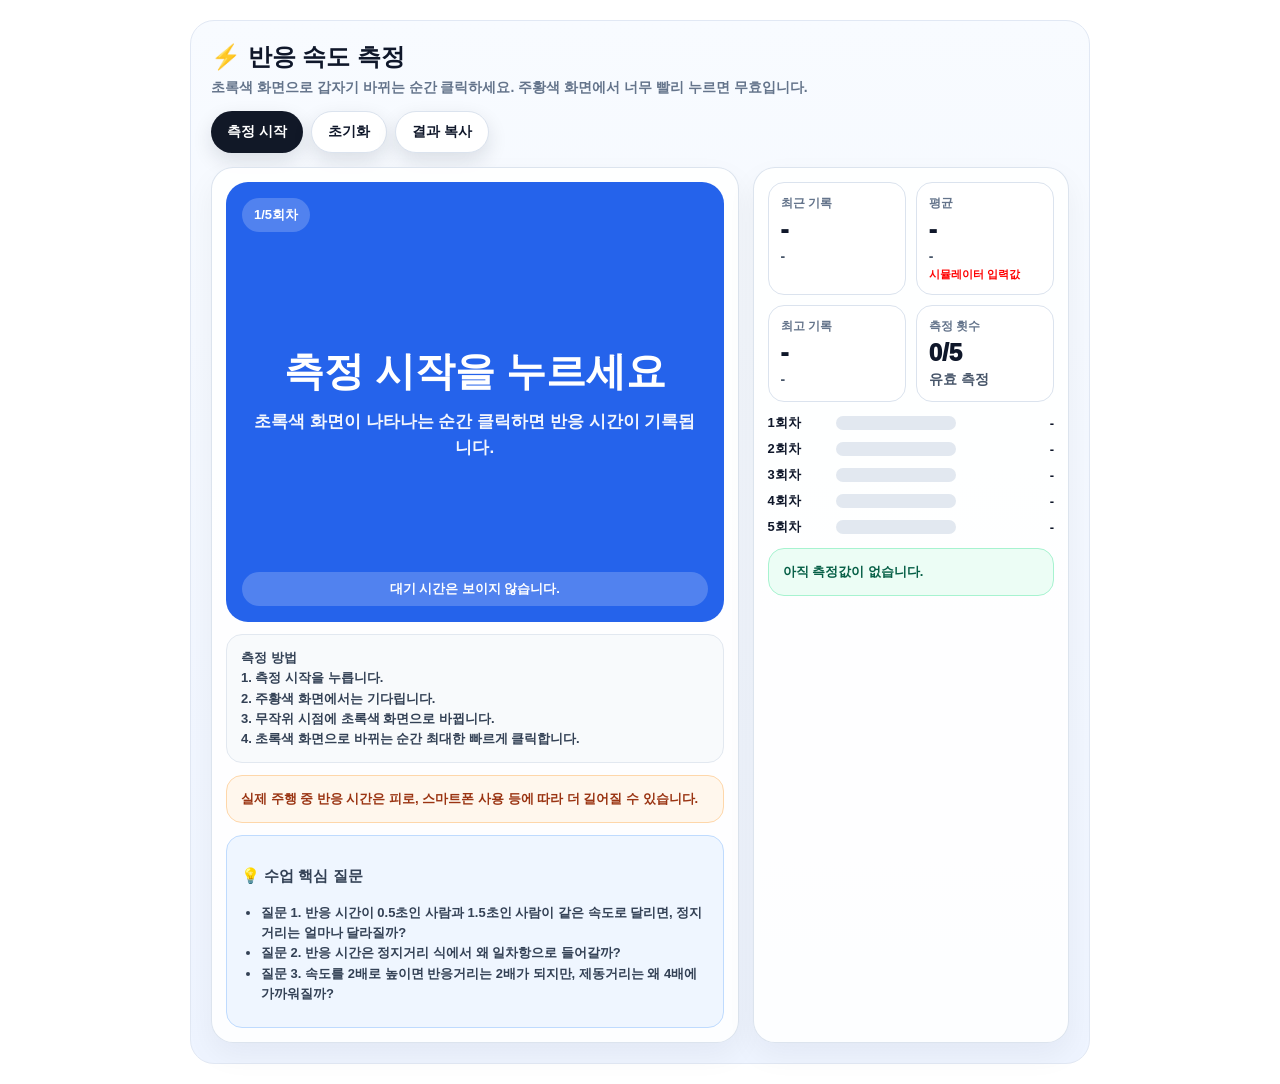
<file: apps/3-3-3.html>
<!doctype html>
<html lang="ko">
<head>
<meta charset="utf-8"/>
<meta name="viewport" content="width=device-width, initial-scale=1"/>
<title>⚡ 반응 속도 측정</title>
<style>
  :root { --ink: #0f172a; --muted: #64748b; --line: #dbe3ee; --idle: #2563eb; --wait: #f97316; --ready: #16a34a; --bad: #ef4444; --done: #334155; }
  * { box-sizing: border-box; }
  body { margin: 0; background: #ffffff; font-family: 'Pretendard', sans-serif; color: var(--ink); padding: 20px; }
  .wrap { max-width: 900px; margin: 0 auto; min-height: 780px; padding: 20px; border-radius: 24px; background: linear-gradient(180deg, #f8fbff 0%, #eef4ff 100%); border: 1px solid #e1e8f4; }
  .top { display: flex; justify-content: space-between; gap: 14px; margin-bottom: 14px; flex-wrap: wrap; }
  .title { font-size: 24px; font-weight: 950; margin-bottom: 4px; }
  .desc { color: var(--muted); font-size: 14px; font-weight: 700; line-height: 1.45; }
  .controls { display: flex; gap: 8px; flex-wrap: wrap; }
  button { border: 0; border-radius: 999px; padding: 11px 16px; font-size: 14px; font-weight: 900; cursor: pointer; box-shadow: 0 8px 20px rgba(15, 23, 42, .12); transition: 0.15s; }
  button:active { transform: translateY(1px); }
  .primary { color: white; background: #111827; }
  .secondary { color: var(--ink); background: white; border: 1px solid var(--line); }
  .layout { display: grid; grid-template-columns: 1.25fr .75fr; gap: 14px; }
  .panel { background: rgba(255,255,255,.88); border: 1px solid rgba(219, 227, 238, .95); border-radius: 22px; padding: 14px; box-shadow: 0 12px 30px rgba(15, 23, 42, .05); }
  .test-zone { position: relative; height: 440px; border-radius: 22px; overflow: hidden; background: var(--idle); display: flex; align-items: center; justify-content: center; text-align: center; cursor: pointer; user-select: none; transition: background .08s ease; }
  .test-zone.wait { background: var(--wait); } .test-zone.ready { background: var(--ready); } .test-zone.bad { background: var(--bad); } .test-zone.done { background: var(--done); }
  .test-zone:active { transform: scale(.997); }
  .zone-content { color: white; padding: 24px; }
  .zone-main { font-size: 40px; font-weight: 1000; margin-bottom: 10px; }
  .zone-sub { font-size: 17px; font-weight: 800; opacity: .94; line-height: 1.5; }
  .trial-badge, .secret-wait-note { position: absolute; left: 16px; padding: 8px 12px; border-radius: 999px; background: rgba(255,255,255,.20); color: white; font-size: 13px; font-weight: 900; }
  .trial-badge { top: 16px; } .secret-wait-note { bottom: 16px; right: 16px; font-weight: 850; }
  .metric-grid { display: grid; grid-template-columns: 1fr 1fr; gap: 10px; margin-bottom: 12px; }
  .metric { background: #ffffff; border: 1px solid var(--line); border-radius: 16px; padding: 12px; }
  .metric .k { color: var(--muted); font-size: 12px; font-weight: 850; margin-bottom: 4px; }
  .metric .v { color: var(--ink); font-size: 24px; font-weight: 1000; }
  .metric .s { color: #475569; font-size: 14px; font-weight: 850; margin-top: 4px; }
  .metric .n { color: var(--muted); font-size: 11px; font-weight: 700; margin-top: 3px; }
  .result-list { display: flex; flex-direction: column; gap: 8px; }
  .result-row { display: grid; grid-template-columns: 60px 1fr 90px; gap: 8px; align-items: center; font-size: 13px; font-weight: 850; color: var(--ink); }
  .bar-track { height: 14px; background: #e2e8f0; border-radius: 999px; overflow: hidden; }
  .bar { height: 100%; width: 0%; background: linear-gradient(90deg, #22c55e, #eab308, #ef4444); border-radius: 999px; transition: width .25s ease; }
  .record-time { text-align: right; } .record-time .ms { color: #0f172a; font-weight: 950; } .record-time .sec { color: #64748b; font-size: 11px; }
  .guide, .copy-box, .warning { margin-top: 12px; padding: 13px 14px; border-radius: 16px; line-height: 1.55; font-size: 13px; }
  .guide { background: #f8fafc; border: 1px solid #e2e8f0; color: #334155; font-weight: 700; }
  .copy-box { background: #ecfdf5; border: 1px solid #a7f3d0; color: #065f46; font-weight: 850; }
  .warning { background: #fff7ed; border: 1px solid #fed7aa; color: #9a3412; font-weight: 800; }
  @media (max-width: 900px) { .layout { grid-template-columns: 1fr; } .zone-main { font-size: 30px; } }

</style>
</head>
<body>


<div class="wrap">
  <div class="top">
    <div>
      <div class="title">⚡ 반응 속도 측정</div>
      <div class="desc">초록색 화면으로 갑자기 바뀌는 순간 클릭하세요. 주황색 화면에서 너무 빨리 누르면 무효입니다.</div>
    </div>
    <div class="controls">
      <button class="primary" onclick="startTest()">측정 시작</button>
      <button class="secondary" onclick="resetTest()">초기화</button>
      <button class="secondary" onclick="copyResult()">결과 복사</button>
    </div>
  </div>

  <div class="layout">
    <div class="panel">
      <div id="testZone" class="test-zone" onclick="handleZoneClick()">
        <div class="trial-badge" id="trialBadge">대기 중</div>
        <div class="zone-content">
          <div class="zone-main" id="zoneMain">측정 시작을 누르세요</div>
          <div class="zone-sub" id="zoneSub">초록색 화면이 나타나는 순간 클릭하면 반응 시간이 기록됩니다.</div>
        </div>
        <div class="secret-wait-note" id="secretWaitNote">대기 시간은 보이지 않습니다.</div>
      </div>

      <div class="guide">
        <b>측정 방법</b><br>1. 측정 시작을 누릅니다.<br>2. 주황색 화면에서는 기다립니다.<br>3. 무작위 시점에 초록색 화면으로 바뀝니다.<br>4. 초록색 화면으로 바뀌는 순간 최대한 빠르게 클릭합니다.
      </div>
      <div class="warning">실제 주행 중 반응 시간은 피로, 스마트폰 사용 등에 따라 더 길어질 수 있습니다.</div>
      <div class="guide" style="margin-top: 12px; background: #eff6ff; border-color: #bfdbfe;">
        <h3>💡 수업 핵심 질문</h3>
        <ul style="padding-left: 20px; margin: 10px 0;">
            <li><b>질문 1.</b> 반응 시간이 0.5초인 사람과 1.5초인 사람이 같은 속도로 달리면, 정지거리는 얼마나 달라질까?</li>
            <li><b>질문 2.</b> 반응 시간은 정지거리 식에서 왜 일차항으로 들어갈까?</li>
            <li><b>질문 3.</b> 속도를 2배로 높이면 반응거리는 2배가 되지만, 제동거리는 왜 4배에 가까워질까?</li>
        </ul>
      </div>
    </div>

    <div class="panel">
      <div class="metric-grid">
        <div class="metric"><div class="k">최근 기록</div><div class="v" id="latestMs">-</div><div class="s" id="latestSec">-</div></div>
        <div class="metric"><div class="k">평균</div><div class="v" id="avgMs">-</div><div class="s" id="avgSec">-</div><div class="n" style="color:red;font-weight:bold;">시뮬레이터 입력값</div></div>
        <div class="metric"><div class="k">최고 기록</div><div class="v" id="bestMs">-</div><div class="s" id="bestSec">-</div></div>
        <div class="metric"><div class="k">측정 횟수</div><div class="v" id="trialCount">0/5</div><div class="s">유효 측정</div></div>
      </div>
      <div class="result-list" id="resultList"></div>
      <div class="copy-box" id="copyBox">아직 측정값이 없습니다.</div>
    </div>
  </div>
</div>

<script>
const SETTINGS = { trialCount: 5, minWait: 3.0, maxWait: 5.0 };
let state = "idle", startTime = null, waitTimer = null, results = [], currentDelay = 0;

const zone = document.getElementById("testZone"), zoneMain = document.getElementById("zoneMain"), zoneSub = document.getElementById("zoneSub");
const trialBadge = document.getElementById("trialBadge"), resultList = document.getElementById("resultList"), secretWaitNote = document.getElementById("secretWaitNote");

function msText(v) { return (v==null || isNaN(v)) ? "-" : `${Math.round(v)} ms`; }
function secText(v) { return (v==null || isNaN(v)) ? "-" : `${(v / 1000).toFixed(3)} s`; }
function average(arr) { return arr.length === 0 ? null : arr.reduce((a, b) => a + b, 0) / arr.length; }
function median(arr) {
  if (arr.length === 0) return null;
  const sorted = [...arr].sort((a, b) => a - b);
  const mid = Math.floor(sorted.length / 2);
  return sorted.length % 2 === 1 ? sorted[mid] : (sorted[mid - 1] + sorted[mid]) / 2;
}
function setZone(nextState, main, sub) {
  state = nextState; zone.className = `test-zone ${nextState}`; zoneMain.textContent = main; zoneSub.textContent = sub;
}

function updateStats() {
  const avg = average(results), best = results.length ? Math.min(...results) : null, worst = results.length ? Math.max(...results) : null;
  document.getElementById("latestMs").textContent = msText(results[results.length - 1]); document.getElementById("latestSec").textContent = secText(results[results.length - 1]);
  document.getElementById("avgMs").textContent = msText(avg); document.getElementById("avgSec").textContent = secText(avg);
  document.getElementById("bestMs").textContent = msText(best); document.getElementById("bestSec").textContent = secText(best);
  document.getElementById("trialCount").textContent = `${results.length}/${SETTINGS.trialCount}`;

  resultList.innerHTML = "";
  for (let i = 0; i < SETTINGS.trialCount; i++) {
    const v = results[i], row = document.createElement("div"); row.className = "result-row";
    const track = `<div class="bar-track"><div class="bar" style="width:${v ? Math.max(5, Math.min(100, (v/800)*100)) : 0}%"></div></div>`;
    const text = `<div class="record-time">${v ? `<div class="ms">${msText(v)}</div><div class="sec">${secText(v)}</div>` : `-`}</div>`;
    row.innerHTML = `<div>${i + 1}회차</div>${track}${text}`;
    resultList.appendChild(row);
  }

  const copyBox = document.getElementById("copyBox");
  if (avg === null) copyBox.textContent = "아직 측정값이 없습니다.";
  else copyBox.innerHTML = `평균 반응 시간: <b>${msText(avg)}</b> = <b>${secText(avg)}</b><br>정지거리 시뮬레이터의 반응 시간에 <b>${(avg / 1000).toFixed(3)}초</b>를 입력하세요.`;

  if (results.length >= SETTINGS.trialCount) {
    setZone("done", "측정 완료", `평균 반응 시간은 ${msText(avg)} 입니다. 다시 측정하려면 측정 시작을 누르세요.`);
    trialBadge.textContent = "완료"; secretWaitNote.textContent = "측정 완료";
  } else { trialBadge.textContent = `${results.length + 1}/${SETTINGS.trialCount}회차`; }
}

function startTest() {
  if (results.length >= SETTINGS.trialCount) { results = []; updateStats(); }
  beginTrial();
}
function beginTrial() {
  if (results.length >= SETTINGS.trialCount) return updateStats();
  clearTimeout(waitTimer); currentDelay = SETTINGS.minWait*1000 + Math.random()*(SETTINGS.maxWait*1000 - SETTINGS.minWait*1000);
  setZone("wait", "기다리세요...", "초록색으로 바뀌는 순간 클릭하세요."); secretWaitNote.textContent = "대기 시간은 숨겨져 있습니다.";
  waitTimer = setTimeout(() => { startTime = performance.now(); setZone("ready", "지금 클릭!", "빠르게 클릭하세요."); secretWaitNote.textContent = "지금 클릭!"; }, currentDelay);
}
function handleZoneClick() {
  if (state === "idle" || state === "done") return;
  if (state === "wait") {
    clearTimeout(waitTimer); setZone("bad", "너무 빨랐습니다", "잠시 후 같은 회차를 다시 시작합니다.");
    secretWaitNote.textContent = "무효 클릭"; setTimeout(beginTrial, 1000); return;
  }
  if (state === "ready") {
    results.push(performance.now() - startTime); clearTimeout(waitTimer); updateStats();
    if (results.length < SETTINGS.trialCount) {
      setZone("idle", `${Math.round(results[results.length-1])} ms`, "기록되었습니다. 다음 회차를 곧 시작합니다.");
      setTimeout(beginTrial, 850);
    }
  }
}
function resetTest() { clearTimeout(waitTimer); results = []; startTime = null; setZone("idle", "측정 시작을 누르세요", ""); updateStats(); }
function copyResult() {
  if (!results.length) return alert("복사할 결과가 없습니다.");
  const avg = average(results);
  navigator.clipboard.writeText(`평균 반응 시간: ${(avg/1000).toFixed(3)}s`).then(()=>alert("복사 완료!")).catch(()=>alert("복사 실패"));
}
updateStats();
</script>
</body></html>
</file>
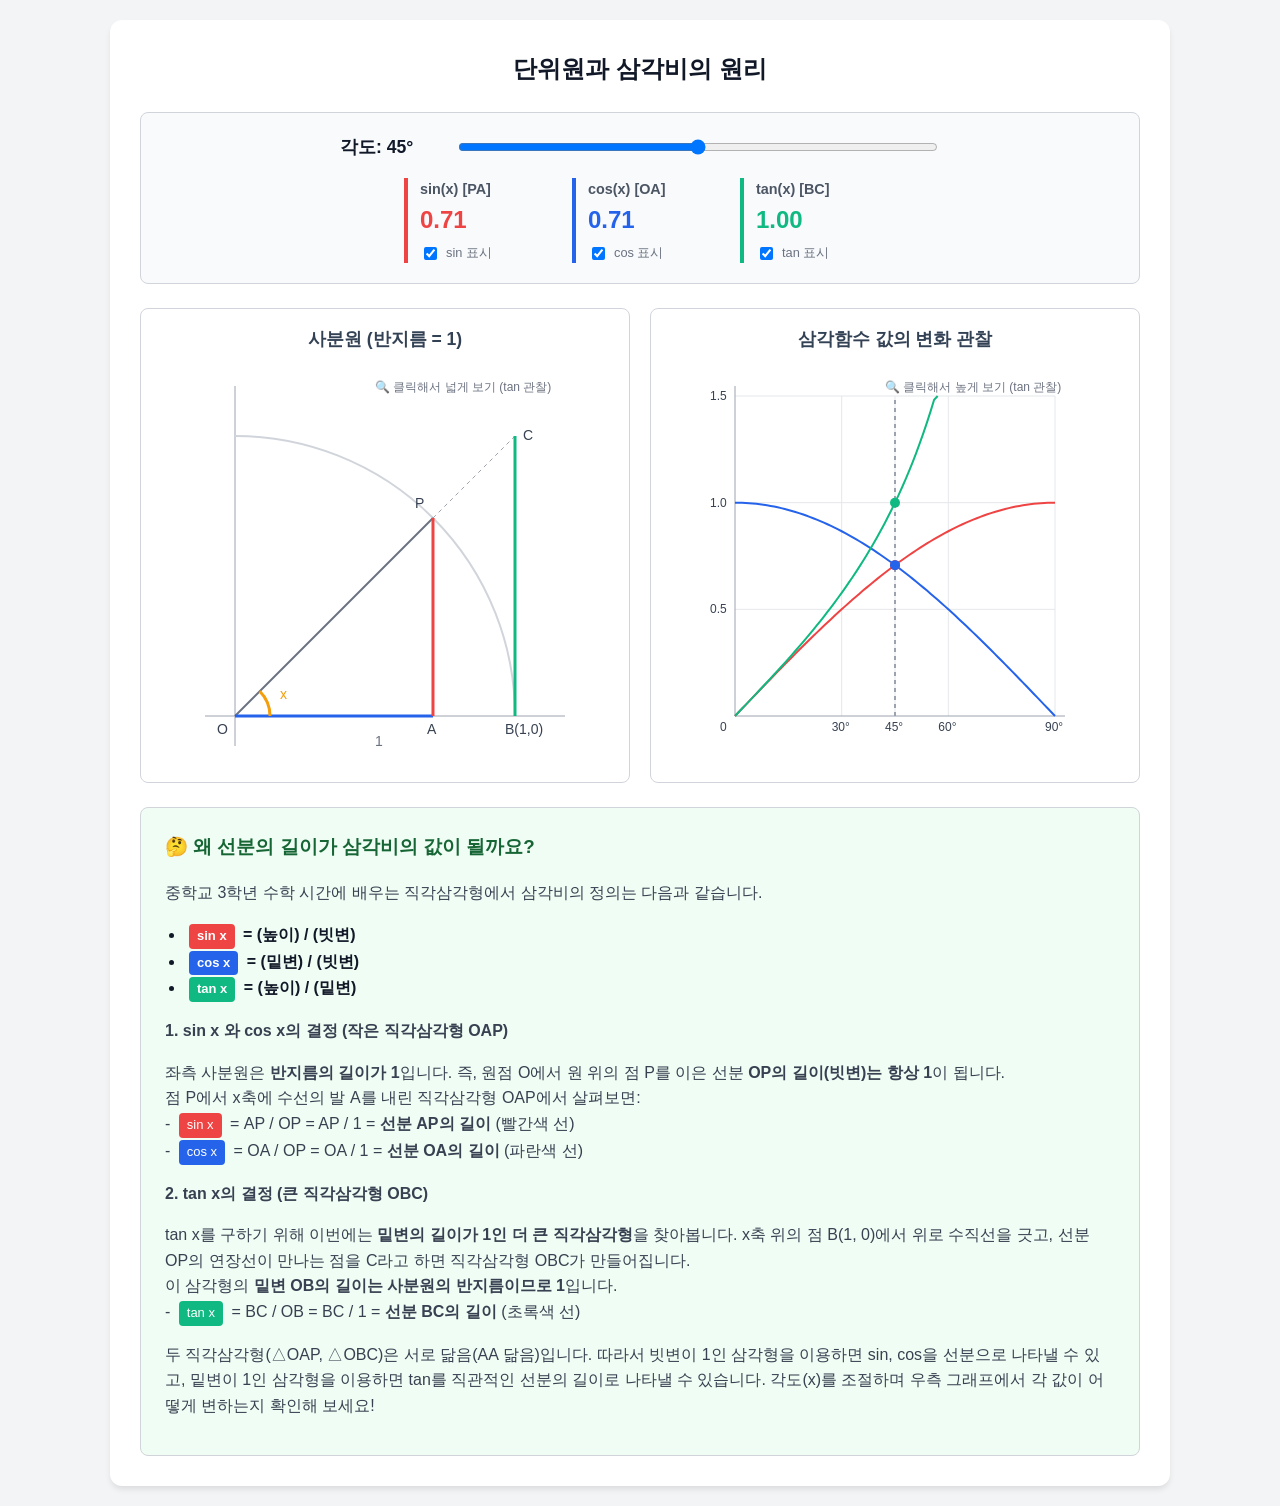
<file: apps/3-4-1.html>
<!DOCTYPE html>
<html lang="ko">
<head>
  <meta charset="UTF-8">
  <meta name="viewport" content="width=device-width, initial-scale=1.0">
  <title>단위원과 삼각비의 원리</title>
  <style>
    :root {
      --primary: #2563eb;
      --bg: #ffffff;
      --fg: #111827;
      --border: #d1d5db;
      --radius: 8px;
      --color-sin: #ef4444;
      --color-cos: #2563eb;
      --color-tan: #10b981;
    }
    body {
      font-family: 'Pretendard', -apple-system, BlinkMacSystemFont, "Segoe UI", sans-serif;
      background-color: #f3f4f6;
      color: var(--fg);
      margin: 0;
      padding: 20px;
      line-height: 1.6;
      display: flex;
      justify-content: center;
    }
    .container {
      max-width: 1000px;
      background-color: var(--bg);
      padding: 30px;
      border-radius: 12px;
      box-shadow: 0 4px 6px -1px rgba(0,0,0,0.1);
    }
    h2 { margin-top: 0; text-align: center; margin-bottom: 24px;}
    .control-panel {
      padding: 20px;
      border: 1px solid var(--border);
      border-radius: var(--radius);
      margin-bottom: 24px;
      background-color: #f8fafc;
      display: flex;
      flex-direction: column;
      align-items: center;
      gap: 16px;
    }
    .slider-row { 
      display: flex; 
      align-items: center; 
      gap: 16px; 
      width: 100%; 
      max-width: 600px; 
    }
    input[type=range] { flex-grow: 1; cursor: pointer; }
    .metrics-row { display: flex; gap: 32px; flex-wrap: wrap; justify-content: center; }
    .metric {
      border-left: 4px solid;
      padding-left: 12px;
      min-width: 120px;
      display: flex;
      flex-direction: column;
    }
    .metric.sin { border-color: var(--color-sin); }
    .metric.cos { border-color: var(--color-cos); }
    .metric.tan { border-color: var(--color-tan); }
    
    .metric-value { 
      font-size: 1.5rem; 
      font-weight: 700; 
      font-variant-numeric: tabular-nums; 
      transition: opacity 0.2s;
    }
    .metric-label { font-size: 0.9rem; color: #4b5563; font-weight: bold; }
    
    .toggle-container {
      display: flex;
      align-items: center;
      gap: 6px;
      margin-top: 4px;
    }
    .toggle-label {
      font-size: 0.8rem;
      color: #6b7280;
      cursor: pointer;
      user-select: none;
    }

    .visualizations {
      display: flex;
      flex-wrap: wrap;
      gap: 20px;
      margin-bottom: 24px;
    }
    .card {
      border: 1px solid var(--border);
      border-radius: var(--radius);
      padding: 16px;
      flex: 1;
      min-width: 350px;
      display: flex;
      flex-direction: column;
      align-items: center;
      position: relative;
    }
    .card-title { font-size: 1.1rem; font-weight: 700; margin-bottom: 12px; width: 100%; text-align: center; color: #334155; }
    
    canvas {
      width: 100%;
      height: auto;
      max-width: 400px;
      cursor: pointer; /* 클릭 가능하다는 시각적 피드백 */
      user-select: none; /* 더블클릭 시 선택 방지 */
      -webkit-tap-highlight-color: transparent;
    }

    .explanation {
      border: 1px solid var(--border);
      border-radius: var(--radius);
      padding: 24px;
      background-color: #f0fdf4;
    }
    .explanation h3 { margin-top: 0; color: #166534; }
    .explanation p { margin-bottom: 12px; font-size: 1rem; color: #374151; }
    .explanation ul { padding-left: 20px; margin-bottom: 16px; font-weight: bold; }
    .badge {
      display: inline-block;
      padding: 2px 8px;
      border-radius: 4px;
      color: white;
      font-size: 13px;
      margin: 0 4px;
    }
    .badge.sin { background: var(--color-sin); }
    .badge.cos { background: var(--color-cos); }
    .badge.tan { background: var(--color-tan); }
  </style>
</head>
<body>
<div class="container">
  <h2>단위원과 삼각비의 원리</h2>

  <div class="control-panel">
    <div class="slider-row">
      <label for="angleSlider" style="font-size: 1.1rem; min-width: 100px;"><strong>각도: <span id="angleValue">45</span>°</strong></label>
      <input type="range" id="angleSlider" min="0" max="90" step="1" value="45">
    </div>
    <div class="metrics-row">
      <div class="metric sin">
        <div class="metric-label">sin(x) [PA]</div>
        <div class="metric-value" id="valSin" style="color: var(--color-sin)">0.71</div>
        <div class="toggle-container">
          <input type="checkbox" id="showSin" checked>
          <label for="showSin" class="toggle-label">sin 표시</label>
        </div>
      </div>
      <div class="metric cos">
        <div class="metric-label">cos(x) [OA]</div>
        <div class="metric-value" id="valCos" style="color: var(--color-cos)">0.71</div>
        <div class="toggle-container">
          <input type="checkbox" id="showCos" checked>
          <label for="showCos" class="toggle-label">cos 표시</label>
        </div>
      </div>
      <div class="metric tan">
        <div class="metric-label">tan(x) [BC]</div>
        <div class="metric-value" id="valTan" style="color: var(--color-tan)">1.00</div>
        <div class="toggle-container">
          <input type="checkbox" id="showTan" checked>
          <label for="showTan" class="toggle-label">tan 표시</label>
        </div>
      </div>
    </div>
  </div>

  <div class="visualizations">
    <div class="card">
      <div class="card-title">사분원 (반지름 = 1)</div>
      <canvas id="circleCanvas" width="400" height="400" title="클릭하면 더 넓은 범위를 볼 수 있습니다."></canvas>
    </div>
    <div class="card">
      <div class="card-title">삼각함수 값의 변화 관찰</div>
      <canvas id="graphCanvas" width="400" height="400" title="클릭하면 더 높은 범위를 볼 수 있습니다."></canvas>
    </div>
  </div>

  <div class="explanation">
    <h3>🤔 왜 선분의 길이가 삼각비의 값이 될까요?</h3>
    <p>중학교 3학년 수학 시간에 배우는 직각삼각형에서 삼각비의 정의는 다음과 같습니다.</p>
    <ul>
      <li><span class="badge sin">sin x</span> = (높이) / (빗변)</li>
      <li><span class="badge cos">cos x</span> = (밑변) / (빗변)</li>
      <li><span class="badge tan">tan x</span> = (높이) / (밑변)</li>
    </ul>
    
    <p><strong>1. sin x 와 cos x의 결정 (작은 직각삼각형 OAP)</strong></p>
    <p>좌측 사분원은 <strong>반지름의 길이가 1</strong>입니다. 즉, 원점 O에서 원 위의 점 P를 이은 선분 <strong>OP의 길이(빗변)는 항상 1</strong>이 됩니다.<br>
    점 P에서 x축에 수선의 발 A를 내린 직각삼각형 OAP에서 살펴보면:<br>
    - <span class="badge sin">sin x</span> = AP / OP = AP / 1 = <strong>선분 AP의 길이</strong> (빨간색 선)<br>
    - <span class="badge cos">cos x</span> = OA / OP = OA / 1 = <strong>선분 OA의 길이</strong> (파란색 선)</p>
    
    <p><strong>2. tan x의 결정 (큰 직각삼각형 OBC)</strong></p>
    <p>tan x를 구하기 위해 이번에는 <strong>밑변의 길이가 1인 더 큰 직각삼각형</strong>을 찾아봅니다. x축 위의 점 B(1, 0)에서 위로 수직선을 긋고, 선분 OP의 연장선이 만나는 점을 C라고 하면 직각삼각형 OBC가 만들어집니다.<br>
    이 삼각형의 <strong>밑변 OB의 길이는 사분원의 반지름이므로 1</strong>입니다.<br>
    - <span class="badge tan">tan x</span> = BC / OB = BC / 1 = <strong>선분 BC의 길이</strong> (초록색 선)</p>
    
    <p>두 직각삼각형(△OAP, △OBC)은 서로 닮음(AA 닮음)입니다. 따라서 빗변이 1인 삼각형을 이용하면 sin, cos을 선분으로 나타낼 수 있고, 밑변이 1인 삼각형을 이용하면 tan를 직관적인 선분의 길이로 나타낼 수 있습니다. 각도(x)를 조절하며 우측 그래프에서 각 값이 어떻게 변하는지 확인해 보세요!</p>
  </div>
</div>

<script>
  const circleCanvas = document.getElementById('circleCanvas');
  const graphCanvas = document.getElementById('graphCanvas');
  const ctxC = circleCanvas.getContext('2d');
  const ctxG = graphCanvas.getContext('2d');
  
  const slider = document.getElementById('angleSlider');
  const angleLabel = document.getElementById('angleValue');
  const valSin = document.getElementById('valSin');
  const valCos = document.getElementById('valCos');
  const valTan = document.getElementById('valTan');
  
  const showSinCheckbox = document.getElementById('showSin');
  const showCosCheckbox = document.getElementById('showCos');
  const showTanCheckbox = document.getElementById('showTan');

  const cSin = '#ef4444';
  const cCos = '#2563eb';
  const cTan = '#10b981';
  const cLines = '#9ca3af';
  const cText = '#374151';
  
  // 상태 변수 (클릭 확대/축소용)
  let zoomCircle = false;
  let zoomGraph = false;

  // 원본 기준 좌표
  const cx = 50, cy = 350; 
  
  function draw() {
    let angleDeg = parseFloat(slider.value);
    const angleRad = angleDeg * Math.PI / 180;
    
    const showSin = showSinCheckbox.checked;
    const showCos = showCosCheckbox.checked;
    const showTan = showTanCheckbox.checked;
    
    const sinV = Math.sin(angleRad);
    const cosV = Math.cos(angleRad);
    let tanV = Math.tan(angleRad);
    
    angleLabel.textContent = angleDeg.toString();
    
    // UI 업데이트 및 불투명도 조정
    if (showSin) {
      valSin.textContent = sinV.toFixed(2);
      valSin.style.opacity = "1";
    } else {
      valSin.textContent = "-";
      valSin.style.opacity = "0.3";
    }
    
    if (showCos) {
      valCos.textContent = cosV.toFixed(2);
      valCos.style.opacity = "1";
    } else {
      valCos.textContent = "-";
      valCos.style.opacity = "0.3";
    }

    if (showTan) {
      if (angleDeg === 90) {
        valTan.textContent = "∞";
        tanV = 100;
      } else {
        valTan.textContent = tanV.toFixed(2);
      }
      valTan.style.opacity = "1";
    } else {
      valTan.textContent = "-";
      valTan.style.opacity = "0.3";
    }

    drawCircle(angleRad, sinV, cosV, tanV, angleDeg, showSin, showCos, showTan);
    drawGraph(angleDeg, sinV, cosV, tanV, showSin, showCos, showTan);
  }

  function drawCircle(rad, sin, cos, tan, deg, showSin, showCos, showTan) {
    ctxC.clearRect(0, 0, 400, 400);
    
    // 축소 상태면 반지름을 작게(60) 하여 C점이 위로 올라가도 보이게 함. 기본은 280.
    const R = zoomCircle ? 60 : 280;

    // 안내 텍스트 (우측 상단)
    ctxC.fillStyle = '#6b7280';
    ctxC.font = '12px sans-serif';
    ctxC.fillText(zoomCircle ? '🔍 클릭해서 원래대로' : '🔍 클릭해서 넓게 보기 (tan 관찰)', 190, 25);

    // X, Y 축
    ctxC.beginPath();
    ctxC.strokeStyle = cLines;
    ctxC.lineWidth = 1;
    ctxC.moveTo(20, cy); ctxC.lineTo(380, cy);
    ctxC.moveTo(cx, 380); ctxC.lineTo(cx, 20);
    ctxC.stroke();
    
    // 사분원 그리기
    ctxC.beginPath();
    ctxC.arc(cx, cy, R, 0, -Math.PI/2, true);
    ctxC.strokeStyle = '#d1d5db';
    ctxC.lineWidth = 2;
    ctxC.stroke();

    const px = cx + cos * R;
    const py = cy - sin * R;
    const ax = px;
    const ay = cy;
    const bx = cx + R;
    const by = cy;
    const cx_pt = cx + R;
    const cy_pt = cy - tan * R;

    // 빗변 OP (점선 연장선은 tan 켰을때만)
    ctxC.beginPath();
    ctxC.moveTo(cx, cy);
    ctxC.lineTo(px, py);
    ctxC.strokeStyle = '#6b7280';
    ctxC.lineWidth = 2;
    ctxC.stroke();

    if (showTan) {
      ctxC.beginPath();
      ctxC.moveTo(px, py);
      if (deg < 89) {
        ctxC.lineTo(cx_pt, cy_pt);
      } else {
        ctxC.lineTo(cx + (cy-20)/tan, 20); 
      }
      ctxC.strokeStyle = '#9ca3af';
      ctxC.lineWidth = 1;
      ctxC.setLineDash([4, 4]);
      ctxC.stroke();
      ctxC.setLineDash([]);
    }

    // cos 선분 (밑변)
    if (showCos) {
      ctxC.beginPath();
      ctxC.moveTo(cx, cy); ctxC.lineTo(ax, ay);
      ctxC.strokeStyle = cCos;
      ctxC.lineWidth = 3;
      ctxC.stroke();
    }

    // sin 선분 (높이)
    if (showSin) {
      ctxC.beginPath();
      ctxC.moveTo(ax, ay); ctxC.lineTo(px, py);
      ctxC.strokeStyle = cSin;
      ctxC.lineWidth = 3;
      ctxC.stroke();
    }

    // tan 선분
    if (showTan && deg < 90) {
      ctxC.beginPath();
      ctxC.moveTo(bx, by); 
      ctxC.lineTo(cx_pt, Math.max(20, cy_pt));
      ctxC.strokeStyle = cTan;
      ctxC.lineWidth = 3;
      ctxC.stroke();
    }

    // 텍스트 라벨들
    ctxC.font = '14px sans-serif';
    ctxC.fillStyle = cText;
    ctxC.fillText('O', cx - 18, cy + 18);
    ctxC.fillText('A', ax - 6, ay + 18);
    ctxC.fillText('B(1,0)', bx - 10, by + 18);
    ctxC.fillText('P', px - 18, py - 10);
    
    if (showTan && deg < 88) {
      ctxC.fillText('C', cx_pt + 8, Math.max(30, cy_pt + 4));
    }

    // 반지름 표시
    ctxC.fillStyle = '#6b7280';
    ctxC.fillText('1', cx + R/2, cy + 30);

    // 각도 아크
    if (deg > 0) {
      ctxC.beginPath();
      // 축소되었을 땐 아크도 조금 작게 표시
      const arcR = zoomCircle ? 20 : 35; 
      ctxC.arc(cx, cy, arcR, 0, -rad, true);
      ctxC.strokeStyle = '#f59e0b';
      ctxC.stroke();
      ctxC.fillStyle = '#f59e0b';
      ctxC.fillText('x', cx + arcR + 10, cy - (arcR/2));
    }
  }

  function drawGraph(deg, sin, cos, tan, showSin, showCos, showTan) {
    ctxG.clearRect(0, 0, 400, 400);
    
    const gx = 40; 
    const gy = 350;
    const gw = 320; 
    const gh = 320; 
    
    // 확대(줌아웃) 상태일 때는 Y축을 6까지, 기본일 때는 1.5까지 표시
    const yMax = zoomGraph ? 6.0 : 1.5;
    const yRatio = gh / yMax; 

    // 안내 텍스트 (우측 상단)
    ctxG.fillStyle = '#6b7280';
    ctxG.font = '12px sans-serif';
    ctxG.fillText(zoomGraph ? '🔍 클릭해서 원래대로' : '🔍 클릭해서 높게 보기 (tan 관찰)', 190, 25);

    // Y축 격자
    ctxG.beginPath();
    ctxG.strokeStyle = '#e5e7eb';
    ctxG.lineWidth = 1;
    ctxG.fillStyle = cText;
    ctxG.font = '12px sans-serif';
    
    const ySteps = zoomGraph ? [1, 2, 3, 4, 5, 6] : [0.5, 1.0, 1.5];
    ySteps.forEach(v => {
      const y = gy - v * yRatio;
      if (y >= gy - gh) { // 범위 내에 있는 선만 그림
        ctxG.moveTo(gx, y); ctxG.lineTo(gx + gw, y);
        ctxG.fillText(v.toFixed(zoomGraph ? 0 : 1), gx - 25, y + 4);
      }
    });
    
    // X축 격자
    [30, 45, 60, 90].forEach(v => {
      const x = gx + (v/90) * gw;
      ctxG.moveTo(x, gy); ctxG.lineTo(x, gy - gh);
      ctxG.fillText(v+'°', x - 10, gy + 15);
    });
    ctxG.stroke();

    // 메인 X, Y축 선
    ctxG.beginPath();
    ctxG.strokeStyle = cLines;
    ctxG.moveTo(gx, gy); ctxG.lineTo(gx + gw + 10, gy); 
    ctxG.moveTo(gx, gy); ctxG.lineTo(gx, gy - gh - 10); 
    ctxG.stroke();
    ctxG.fillText('0', gx - 15, gy + 15);

    // sin 그래프
    if (showSin) {
      ctxG.beginPath();
      for(let d=0; d<=90; d++) {
        const x = gx + (d/90) * gw;
        const y = gy - Math.sin(d * Math.PI / 180) * yRatio;
        d===0 ? ctxG.moveTo(x, y) : ctxG.lineTo(x, y);
      }
      ctxG.strokeStyle = cSin; ctxG.lineWidth = 2; ctxG.stroke();
    }

    // cos 그래프
    if (showCos) {
      ctxG.beginPath();
      for(let d=0; d<=90; d++) {
        const x = gx + (d/90) * gw;
        const y = gy - Math.cos(d * Math.PI / 180) * yRatio;
        d===0 ? ctxG.moveTo(x, y) : ctxG.lineTo(x, y);
      }
      ctxG.strokeStyle = cCos; ctxG.lineWidth = 2; ctxG.stroke();
    }

    // tan 그래프
    if (showTan) {
      ctxG.beginPath();
      for(let d=0; d<=90; d++) {
        if(d===90) continue;
        const x = gx + (d/90) * gw;
        const y = gy - Math.tan(d * Math.PI / 180) * yRatio;
        if(y < gy - gh) {
          ctxG.lineTo(x, gy - gh); 
          break;
        }
        d===0 ? ctxG.moveTo(x, y) : ctxG.lineTo(x, y);
      }
      ctxG.strokeStyle = cTan; ctxG.lineWidth = 2; ctxG.stroke();
    }

    // 현재 각도의 세로 점선
    const curX = gx + (deg/90) * gw;
    ctxG.beginPath();
    ctxG.moveTo(curX, gy); ctxG.lineTo(curX, gy - gh);
    ctxG.strokeStyle = '#9ca3af';
    ctxG.setLineDash([4, 4]);
    ctxG.stroke();
    ctxG.setLineDash([]);

    // 현재 값을 표시하는 동그라미
    const drawDot = (y, color) => {
      if(y < gy - gh) return; // 캔버스를 벗어나면 그리지 않음
      ctxG.beginPath();
      ctxG.arc(curX, y, 5, 0, Math.PI*2);
      ctxG.fillStyle = color;
      ctxG.fill();
    };
    
    if (showSin) drawDot(gy - sin * yRatio, cSin);
    if (showCos) drawDot(gy - cos * yRatio, cCos);
    if (showTan && deg !== 90) drawDot(gy - tan * yRatio, cTan);
  }

  // 캔버스 클릭 이벤트 추가 (확대/축소 토글)
  circleCanvas.addEventListener('click', () => {
    zoomCircle = !zoomCircle;
    draw();
  });

  graphCanvas.addEventListener('click', () => {
    zoomGraph = !zoomGraph;
    draw();
  });

  // 슬라이더 및 체크박스 이벤트 연결
  slider.addEventListener('input', draw);
  showSinCheckbox.addEventListener('change', draw);
  showCosCheckbox.addEventListener('change', draw);
  showTanCheckbox.addEventListener('change', draw);
  
  window.addEventListener('load', draw);
</script>
</body>
</html>
</file>
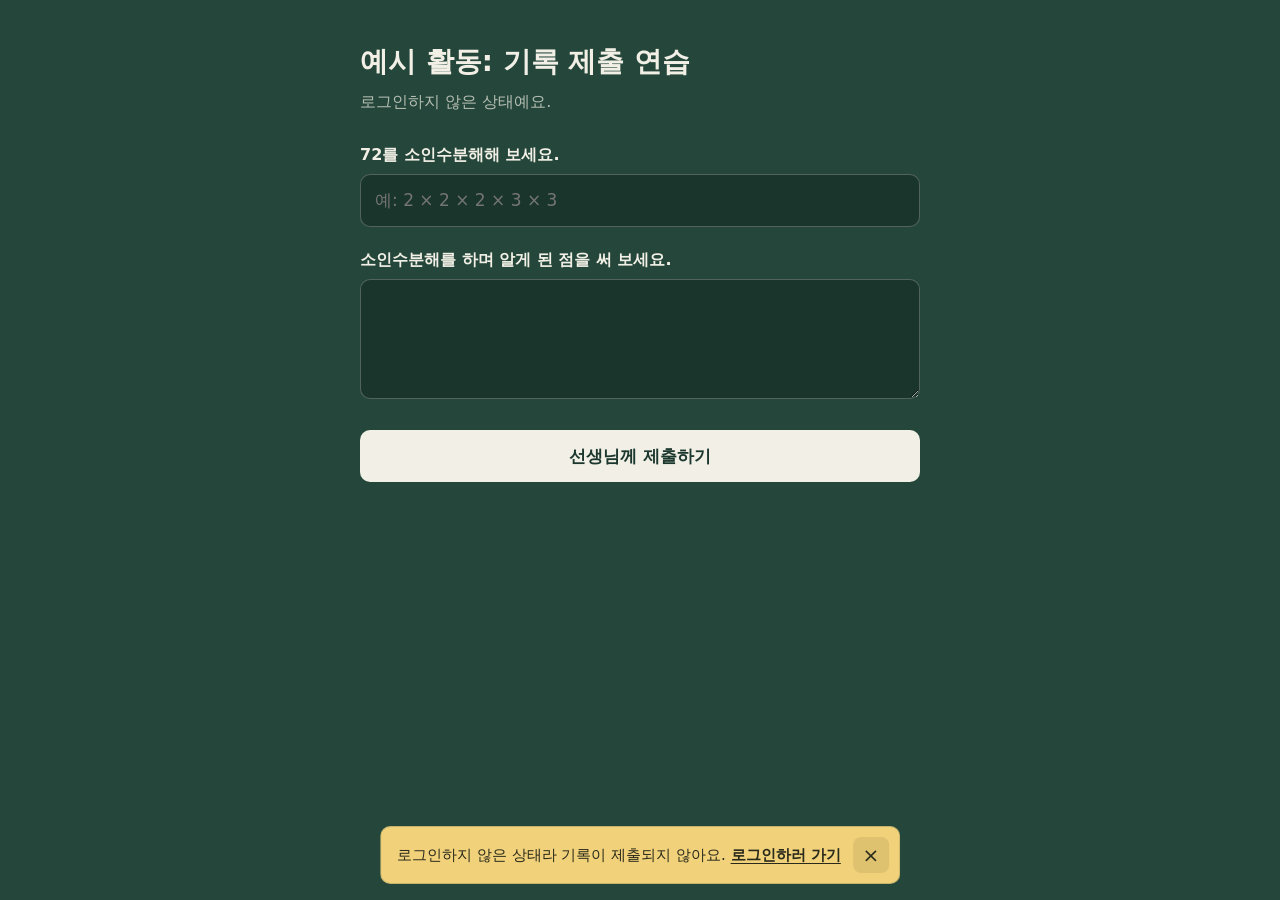
<file: apps/sample.html>
<!DOCTYPE html>
<html lang="ko">
<head>
<meta charset="utf-8">
<meta name="viewport" content="width=device-width, initial-scale=1, viewport-fit=cover">
<title>예시 활동: 기록 제출 연습</title>
<style>
  * { box-sizing: border-box; }
  body {
    margin: 0;
    min-height: 100vh;
    padding: 40px 20px 96px;
    background: #25473B;
    color: #F2F0E6;
    font-family: 'Apple SD Gothic Neo', 'Malgun Gothic', system-ui, sans-serif;
    line-height: 1.6;
  }
  main { max-width: 560px; margin: 0 auto; }
  h1 { margin: 0 0 4px; font-size: 28px; }
  .who { margin: 0 0 28px; color: rgba(242, 240, 230, 0.7); }
  label { display: block; margin: 20px 0 6px; font-weight: 600; }
  input, textarea {
    width: 100%;
    padding: 12px 14px;
    border: 1px solid rgba(242, 240, 230, 0.25);
    border-radius: 10px;
    background: rgba(8, 20, 15, 0.35);
    color: inherit;
    font: inherit;
    font-size: 17px;
  }
  textarea { min-height: 120px; resize: vertical; }
  button {
    margin-top: 24px;
    width: 100%;
    min-height: 52px;
    border: 0;
    border-radius: 10px;
    background: #F2F0E6;
    color: #1B372E;
    font: inherit;
    font-size: 17px;
    font-weight: 700;
  }
</style>
</head>
<body>
<main>
  <h1>예시 활동: 기록 제출 연습</h1>
  <p class="who" id="who"></p>

  <label for="q1">72를 소인수분해해 보세요.</label>
  <input id="q1" autocomplete="off" placeholder="예: 2 × 2 × 2 × 3 × 3">

  <label for="q2">소인수분해를 하며 알게 된 점을 써 보세요.</label>
  <textarea id="q2"></textarea>

  <button type="button" id="submitBtn">선생님께 제출하기</button>
</main>

<!-- ▼ 수학 탐구 월드 연결 (기록을 모으는 활동에만 넣어요) -->
<script src="../js/config.js"></script>
<script src="../js/data.js"></script>
<script src="../js/common.js?v=6"></script>
<script src="../js/activity.js?v=6" data-activity="sample"></script>
<!-- ▲ -->

<script>
  const me = EMWActivity.student();
  document.getElementById('who').textContent = me
    ? `${me.grade}학년 ${me.cls}반 ${me.num}번 학생`
    : '로그인하지 않은 상태예요.';

  document.getElementById('submitBtn').addEventListener('click', () => {
    EMWActivity.submit({
      '72의 소인수분해': document.getElementById('q1').value,
      '알게 된 점': document.getElementById('q2').value,
    });
  });
</script>
</body>
</html>
</file>
<file: css/style.css>
/* ============================================================
   수학 탐구 월드 · 스타일
   ============================================================ */

:root {
  --board: #25473B;            /* 칠판 */
  --board-deep: #1B372E;       /* 상단 메뉴, 패널, 카드 */
  --board-line: rgba(242, 240, 230, 0.14);
  --board-line-strong: rgba(242, 240, 230, 0.32);
  --chalk: #F2F0E6;            /* 흰 분필 */
  --chalk-soft: rgba(242, 240, 230, 0.78);
  --chalk-faint: rgba(242, 240, 230, 0.52);
  --chalk-yellow: #F1D27A;     /* 노란 분필 */
  --chalk-green: #7EDC8F;      /* 진행도 */
  --chalk-red: #F4A794;
  --scrim: rgba(9, 22, 17, 0.62);

  --font-display: 'Hahmlet', 'Noto Serif KR', 'AppleMyungjo', serif;
  --font-ui: 'IBM Plex Sans KR', 'Apple SD Gothic Neo', 'Malgun Gothic', system-ui, sans-serif;
  --font-chalk: 'Caveat', 'Bradley Hand', 'Segoe Print', cursive;

  --pad-x: clamp(16px, 3vw, 36px);
  --top-h: 140px;

  /* 칠판의 분필 가루 */
  --board-dust: url("data:image/svg+xml,%3Csvg xmlns='http://www.w3.org/2000/svg' width='240' height='240'%3E%3Cfilter id='n'%3E%3CfeTurbulence type='fractalNoise' baseFrequency='0.8' numOctaves='3' stitchTiles='stitch'/%3E%3CfeColorMatrix values='0 0 0 0 1 0 0 0 0 1 0 0 0 0 1 0 0 0 0.55 -0.24'/%3E%3C/filter%3E%3Crect width='240' height='240' filter='url(%23n)'/%3E%3C/svg%3E");
  /* 분필 글씨의 거친 결 */
  --chalk-grain: url("data:image/svg+xml,%3Csvg xmlns='http://www.w3.org/2000/svg' width='260' height='260'%3E%3Cfilter id='g'%3E%3CfeTurbulence type='fractalNoise' baseFrequency='1.25' numOctaves='2' seed='4' stitchTiles='stitch'/%3E%3CfeColorMatrix values='0 0 0 0 0.95 0 0 0 0 0.94 0 0 0 0 0.9 0 0 0 -3.4 2.55'/%3E%3C/filter%3E%3Crect width='260' height='260' filter='url(%23g)'/%3E%3C/svg%3E");

  color-scheme: dark;
}

*, *::before, *::after { box-sizing: border-box; }

html { -webkit-text-size-adjust: 100%; }

body {
  margin: 0;
  min-height: 100vh;
  min-height: 100dvh;
  background-color: var(--board);
  color: var(--chalk);
  font-family: var(--font-ui);
  font-size: 16px;
  line-height: 1.6;
  -webkit-font-smoothing: antialiased;
  -webkit-tap-highlight-color: transparent;
  overflow-x: hidden;
}

button, input, select, textarea { font: inherit; color: inherit; }
button { cursor: pointer; }
[hidden] { display: none !important; }

:focus-visible {
  outline: 2px solid var(--chalk-yellow);
  outline-offset: 2px;
}

/* ---------- 칠판 배경 ---------- */
.chalk-layer {
  position: fixed;
  top: 0; right: 0; bottom: 0; left: 0;
  z-index: 0;
  overflow: hidden;
  pointer-events: none;
  background-image: var(--board-dust);
  background-size: 240px 240px;
}

.chalk-sym {
  position: absolute;
  font-family: var(--font-chalk);
  font-weight: 600;
  line-height: 1;
  white-space: nowrap;
  color: var(--chalk);
  opacity: var(--o, 0.2);
  text-shadow: 0 0 2px rgba(242, 240, 230, 0.55);
  transform: translate(-50%, -50%) rotate(var(--r, 0deg));
  animation: chalk-drift var(--dur, 20s) ease-in-out infinite alternate;
  will-change: transform;
}

@keyframes chalk-drift {
  0%   { transform: translate(-50%, -50%) translate(0, 0) rotate(var(--r)); }
  35%  { transform: translate(-50%, -50%) translate(calc(var(--dx) * 0.45), var(--dy)) rotate(calc(var(--r) + 9deg)); }
  70%  { transform: translate(-50%, -50%) translate(calc(var(--dx) * 0.8), calc(var(--dy) * -0.35)) rotate(calc(var(--r) - 6deg)); }
  100% { transform: translate(-50%, -50%) translate(var(--dx), calc(var(--dy) * 0.5)) rotate(calc(var(--r) + 3deg)); }
}

/* 분필로 쓴 제목 */
.chalk-title {
  margin: 0;
  font-family: var(--font-display);
  font-weight: 700;
  line-height: 1.08;
  letter-spacing: -0.02em;
  color: var(--chalk);
  word-break: keep-all;
}
@supports ((-webkit-background-clip: text) or (background-clip: text)) {
  .chalk-title {
    color: transparent;
    background-image: var(--chalk-grain);
    background-size: 260px 260px;
    -webkit-background-clip: text;
    background-clip: text;
  }
}

/* 분필 밑줄 */
.chalk-underline {
  display: block;
  width: min(440px, 64vw);
  height: auto;
  margin: 10px auto 0;
  overflow: visible;
}
.chalk-underline path {
  fill: none;
  stroke: var(--chalk-yellow);
  stroke-width: 6;
  stroke-linecap: round;
  stroke-dasharray: 560;
  stroke-dashoffset: 560;
  animation: chalk-draw 0.9s cubic-bezier(0.5, 0, 0.3, 1) 0.25s forwards;
}
@keyframes chalk-draw { to { stroke-dashoffset: 0; } }

/* ---------- 공통 버튼과 입력칸 ---------- */
.btn-line {
  display: inline-flex;
  align-items: center;
  justify-content: center;
  min-height: 42px;
  padding: 0 16px;
  border: 1px solid var(--board-line-strong);
  border-radius: 8px;
  background: transparent;
  color: var(--chalk);
  font-size: 15px;
  font-weight: 500;
  white-space: nowrap;
}
.btn-line:active { background: rgba(242, 240, 230, 0.1); }
.btn-small { min-height: 36px; padding: 0 12px; font-size: 14px; }
.btn-danger { color: var(--chalk-red); border-color: rgba(244, 167, 148, 0.45); }

.btn-primary {
  display: block;
  width: 100%;
  min-height: 50px;
  border: 0;
  border-radius: 10px;
  background: var(--chalk);
  color: var(--board-deep);
  font-size: 17px;
  font-weight: 600;
}
.btn-primary:active { background: #DCDACF; }
.btn-primary:disabled { opacity: 0.6; cursor: progress; }

.link-btn {
  padding: 8px 4px;
  border: 0;
  background: none;
  color: var(--chalk-soft);
  font-size: 14px;
  text-decoration: underline;
  text-underline-offset: 3px;
}

.field { display: grid; gap: 6px; margin-bottom: 16px; }
.field label { font-size: 14px; font-weight: 500; color: var(--chalk-soft); }
.field input, .field select, .field textarea {
  width: 100%;
  min-height: 50px;
  padding: 11px 14px;
  border: 1px solid rgba(242, 240, 230, 0.22);
  border-radius: 10px;
  background: rgba(8, 20, 15, 0.32);
  color: var(--chalk);
  font-size: 17px;                 /* 16px 이상이어야 아이패드에서 화면이 확대되지 않아요 */
  -webkit-appearance: none;
  appearance: none;
}
.field textarea { min-height: 120px; resize: vertical; line-height: 1.6; }
.field select {
  background-image: url("data:image/svg+xml,%3Csvg xmlns='http://www.w3.org/2000/svg' width='12' height='8'%3E%3Cpath d='M1 1l5 5 5-5' fill='none' stroke='%23F2F0E6' stroke-width='1.6'/%3E%3C/svg%3E");
  background-repeat: no-repeat;
  background-position: right 16px center;
  padding-right: 40px;
}
.field input:focus, .field select:focus, .field textarea:focus {
  outline: none;
  border-color: var(--chalk-yellow);
  box-shadow: 0 0 0 3px rgba(241, 210, 122, 0.22);
}
.field-hint { margin: 0; font-size: 14px; color: var(--chalk-faint); word-break: keep-all; }
.field-hint.is-ok { color: var(--chalk-yellow); }
.field-hint.is-err { color: var(--chalk-red); }

.form-msg { min-height: 0; margin: 0 0 14px; font-size: 15px; line-height: 1.55; word-break: keep-all; }
.form-msg:empty { display: none; }
.form-msg.is-err { color: var(--chalk-red); }
.form-msg.is-ok { color: var(--chalk-green); }

/* ============================================================
   로그인 화면
   ============================================================ */
.login {
  position: relative;
  z-index: 1;
  min-height: 100vh;
  min-height: 100dvh;
  display: flex;
  flex-direction: column;
  align-items: center;
  justify-content: center;
  padding: max(40px, env(safe-area-inset-top)) 20px max(56px, env(safe-area-inset-bottom));
  text-align: center;
}
.login .chalk-title { font-size: clamp(44px, 8vw, 84px); }
.login .chalk-underline { width: min(360px, 60vw); }
.login-lead {
  margin: 18px 0 0;
  font-size: clamp(16px, 2.2vw, 19px);
  color: var(--chalk-soft);
  word-break: keep-all;
}

.login-card {
  width: min(420px, 100%);
  margin-top: 32px;
  padding: 8px 24px 20px;
  border: 1px solid var(--board-line);
  border-radius: 16px;
  background: var(--board-deep);
  text-align: left;
}

.tabs {
  display: grid;
  grid-template-columns: 1fr 1fr;
  margin: 0 -8px 22px;
  border-bottom: 1px solid var(--board-line);
}
.tabs button {
  min-height: 52px;
  border: 0;
  border-bottom: 3px solid transparent;
  margin-bottom: -1px;
  background: none;
  color: var(--chalk-faint);
  font-size: 16px;
  font-weight: 600;
}
.tabs button[aria-selected="true"] { color: var(--chalk); border-bottom-color: var(--chalk-yellow); }
.tabs.is-single { grid-template-columns: 1fr; }

.login-foot {
  display: flex;
  flex-wrap: wrap;
  align-items: center;
  justify-content: space-between;
  gap: 4px 12px;
  margin-top: 14px;
  font-size: 14px;
  color: var(--chalk-faint);
}
.login-foot p { margin: 0; }

/* ============================================================
   탐구 월드 화면
   ============================================================ */
.top {
  position: sticky;
  top: 0;
  z-index: 10;
  background: var(--board-deep);
  border-bottom: 1px solid var(--board-line);
  padding-top: env(safe-area-inset-top, 0px);
}

.topbar {
  display: flex;
  align-items: center;
  justify-content: space-between;
  gap: 12px;
  padding: 12px var(--pad-x);
  border-bottom: 1px solid var(--board-line);
}
.brand {
  font-family: var(--font-display);
  font-size: 20px;
  font-weight: 700;
  letter-spacing: -0.01em;
  color: var(--chalk);
  text-decoration: none;
  white-space: nowrap;
}
.topbar-tools { display: flex; flex-wrap: wrap; align-items: center; justify-content: flex-end; gap: 8px; }
.user-chip {
  padding: 0 4px 0 8px;
  font-size: 15px;
  font-variant-numeric: tabular-nums;
  color: var(--chalk-soft);
  white-space: nowrap;
}

.grade-switch {
  display: inline-flex;
  margin-right: 6px;
  border: 1px solid var(--board-line-strong);
  border-radius: 8px;
  overflow: hidden;
}
.grade-switch button {
  min-height: 40px;
  padding: 0 12px;
  border: 0;
  background: none;
  color: var(--chalk-faint);
  font-size: 14px;
  font-weight: 600;
}
.grade-switch button + button { border-left: 1px solid var(--board-line); }
.grade-switch button[aria-pressed="true"] { background: var(--chalk); color: var(--board-deep); }

/* 단원 메뉴 */
.unit-nav {
  display: flex;
  overflow-x: auto;
  scrollbar-width: none;
  padding: 0 calc(var(--pad-x) - 12px);
}
.unit-nav::-webkit-scrollbar { display: none; }

.unit-tab {
  flex: 1 1 0;
  min-width: 112px;
  display: grid;
  align-content: start;
  gap: 1px;
  min-height: 74px;
  padding: 12px 12px 13px;
  border: 0;
  border-bottom: 3px solid transparent;
  background: none;
  color: var(--chalk);
  text-align: left;
}
.unit-tab + .unit-tab { box-shadow: inset 1px 0 0 var(--board-line); }
.unit-no { font-size: 13px; color: var(--chalk-faint); }
.unit-name {
  font-size: 16px;
  font-weight: 600;
  line-height: 1.35;
  word-break: keep-all;
}
.unit-meta { font-size: 13px; color: var(--chalk-faint); font-variant-numeric: tabular-nums; }
.unit-meta.is-complete { color: var(--chalk-green); }
.unit-tab:active { background: rgba(242, 240, 230, 0.06); }
.unit-tab.is-open { border-bottom-color: var(--chalk-yellow); background: rgba(242, 240, 230, 0.06); }
.unit-tab.is-open .unit-no { color: var(--chalk-yellow); }

/* 단원을 누르면 열리는 패널 */
.unit-panel {
  position: absolute;
  top: 100%;
  left: 0;
  right: 0;
  max-height: calc(100vh - var(--top-h) - 20px);
  max-height: calc(100dvh - var(--top-h) - 20px);
  overflow-y: auto;
  -webkit-overflow-scrolling: touch;
  overscroll-behavior: contain;
  background: var(--board-deep);
  border-bottom: 1px solid var(--board-line-strong);
}
.unit-panel.is-entering { animation: panel-in 0.22s ease-out; }
@keyframes panel-in {
  from { opacity: 0; transform: translateY(-6px); }
  to   { opacity: 1; transform: none; }
}

.panel-inner {
  max-width: 1180px;
  margin: 0 auto;
  padding: 22px var(--pad-x) 28px;
}
.panel-head {
  display: flex;
  align-items: flex-start;
  justify-content: space-between;
  gap: 16px;
  margin-bottom: 18px;
}
.panel-no { margin: 0 0 2px; font-size: 14px; color: var(--chalk-yellow); }
.panel-title {
  margin: 0;
  font-family: var(--font-display);
  font-size: 26px;
  font-weight: 700;
  line-height: 1.25;
  word-break: keep-all;
}
.panel-empty {
  margin: 0;
  padding: 28px 0 8px;
  font-size: 16px;
  color: var(--chalk-faint);
}

.activity-list {
  display: grid;
  grid-template-columns: repeat(auto-fill, minmax(280px, 1fr));
  gap: 12px;
  margin: 0;
  padding: 0;
  list-style: none;
}
.activity {
  display: flex;
  flex-direction: column;
  height: 100%;
  min-height: 136px;
  padding: 16px 18px 14px;
  border: 1px solid var(--board-line);
  border-radius: 12px;
  background: rgba(242, 240, 230, 0.035);
  color: var(--chalk);
  text-decoration: none;
}
.activity:active { background: rgba(242, 240, 230, 0.09); }
.activity-tags { display: flex; flex-wrap: wrap; align-items: center; gap: 4px 10px; }
.activity-type { font-size: 13px; font-weight: 500; color: var(--chalk-yellow); }
.activity-collect {
  padding: 0 8px;
  border: 1px solid rgba(242, 240, 230, 0.3);
  border-radius: 999px;
  font-size: 12px;
  line-height: 20px;
  color: var(--chalk-soft);
}
.activity-title {
  margin-top: 2px;
  font-size: 18px;
  font-weight: 600;
  line-height: 1.4;
  word-break: keep-all;
}
.activity-desc {
  margin-top: 4px;
  font-size: 14px;
  line-height: 1.55;
  color: var(--chalk-soft);
  display: -webkit-box;
  -webkit-line-clamp: 2;
  -webkit-box-orient: vertical;
  overflow: hidden;
}
.activity-foot {
  display: flex;
  align-items: center;
  justify-content: space-between;
  gap: 8px;
  margin-top: auto;
  padding-top: 12px;
  font-size: 14px;
  color: var(--chalk-faint);
}
.activity-open { font-size: 17px; line-height: 1; }
.activity.is-used { border-color: rgba(126, 220, 143, 0.38); }
.activity.is-used .activity-state { color: var(--chalk-green); font-weight: 500; }

.scrim {
  position: fixed;
  top: 0; right: 0; bottom: 0; left: 0;
  z-index: 5;
  background: var(--scrim);
}

/* 가운데 소개 */
.hero {
  position: relative;
  z-index: 1;
  display: flex;
  flex-direction: column;
  align-items: center;
  justify-content: center;
  min-height: calc(100vh - var(--top-h));
  min-height: calc(100dvh - var(--top-h));
  padding: 48px 20px max(64px, env(safe-area-inset-bottom));
  text-align: center;
}
.hero .chalk-title { font-size: clamp(54px, 9.5vw, 120px); }
.hero-lead {
  margin: 26px 0 10px;
  text-wrap: balance;
  font-size: clamp(18px, 2.5vw, 24px);
  font-weight: 500;
  line-height: 1.5;
  word-break: keep-all;
}
.hero-text {
  max-width: 36em;
  text-wrap: balance;
  margin: 0;
  font-size: clamp(15px, 1.8vw, 17px);
  line-height: 1.7;
  color: var(--chalk-soft);
  word-break: keep-all;
}
.hero-hint { color: var(--chalk-faint); }

/* 진행도 */
.progress {
  width: min(560px, 100%);
  margin-top: 52px;
  padding: 20px 22px 18px;
  border: 1px solid var(--board-line);
  border-radius: 14px;
  background: rgba(17, 38, 30, 0.72);
  text-align: left;
}
.progress-head {
  display: flex;
  align-items: baseline;
  justify-content: space-between;
  gap: 12px;
}
.progress-label { margin: 0; font-size: 16px; font-weight: 600; }
.progress-pct {
  font-family: var(--font-display);
  font-size: 34px;
  font-weight: 700;
  line-height: 1;
  color: var(--chalk-green);
  font-variant-numeric: tabular-nums;
}
.progress-bar {
  position: relative;
  display: flex;
  gap: 4px;
  height: 18px;
  margin: 14px 0 10px;
}
.progress-bar .seg {
  flex: 1 1 0;
  border-radius: 3px;
  background: rgba(242, 240, 230, 0.13);
  transition: background-color 0.35s ease;
}
.progress-bar .seg.is-filled { background: var(--chalk-green); }
.progress-bar:not(.is-segmented) {
  border-radius: 4px;
  background: rgba(242, 240, 230, 0.13);
  overflow: hidden;
}
.progress-bar .fill {
  display: block;
  height: 100%;
  width: 0;
  background: var(--chalk-green);
  transition: width 0.6s ease;
}
.progress-note { margin: 0; font-size: 15px; color: var(--chalk-soft); }

/* ---------- 공지 창 ---------- */
.modal {
  position: fixed;
  top: 0; right: 0; bottom: 0; left: 0;
  z-index: 20;
  display: flex;
  align-items: center;
  justify-content: center;
  padding: 20px;
  background: var(--scrim);
}
.modal-card {
  display: flex;
  flex-direction: column;
  width: min(560px, 100%);
  max-height: 86vh;
  max-height: 86dvh;
  padding: 24px 24px 20px;
  border: 1px solid var(--board-line-strong);
  border-radius: 16px;
  background: var(--board-deep);
  animation: panel-in 0.22s ease-out;
}
.modal-wide { width: min(680px, 100%); }
.modal-head {
  display: flex;
  align-items: center;
  justify-content: space-between;
  gap: 12px;
}
.modal-title {
  margin: 0;
  font-family: var(--font-display);
  font-size: 26px;
  font-weight: 700;
}
.modal-body {
  flex: 1 1 auto;
  min-height: 0;
  margin: 14px -24px 18px;
  padding: 0 24px;
  overflow-y: auto;
  -webkit-overflow-scrolling: touch;
}
.modal-empty { margin: 8px 0; color: var(--chalk-faint); }

.notice { padding: 16px 0; border-top: 1px solid var(--board-line); }
.notice:first-child { border-top: 0; padding-top: 4px; }
.notice-meta {
  display: flex;
  align-items: center;
  gap: 8px;
  margin: 0 0 2px;
  font-size: 13px;
  color: var(--chalk-faint);
  font-variant-numeric: tabular-nums;
}
.notice-target {
  padding: 1px 8px;
  border: 1px solid var(--board-line-strong);
  border-radius: 999px;
  font-size: 12px;
  color: var(--chalk-soft);
}
.notice-title { margin: 0; font-size: 18px; font-weight: 600; line-height: 1.45; word-break: keep-all; }
.notice-content {
  margin: 6px 0 0;
  font-size: 15px;
  line-height: 1.75;
  color: var(--chalk-soft);
  white-space: pre-wrap;
  word-break: keep-all;
  overflow-wrap: anywhere;
}
.notice .btn-danger { margin-top: 10px; }

.notice-form { padding-bottom: 8px; }
.admin-list-title {
  margin: 18px 0 6px;
  padding-top: 18px;
  border-top: 1px solid var(--board-line-strong);
  font-size: 16px;
  font-weight: 600;
}

/* ---------- 학생 관리 (선생님) ---------- */
.lookup { margin-top: 16px; }
.lookup label { display: block; margin-bottom: 6px; font-size: 14px; font-weight: 500; color: var(--chalk-soft); }
.lookup-row { display: flex; gap: 8px; }
.lookup-row input {
  flex: 1 1 auto;
  min-width: 0;
  min-height: 50px;
  padding: 11px 14px;
  border: 1px solid rgba(242, 240, 230, 0.22);
  border-radius: 10px;
  background: rgba(8, 20, 15, 0.32);
  color: var(--chalk);
  font-size: 17px;
  font-variant-numeric: tabular-nums;
  -webkit-appearance: none;
  appearance: none;
}
.lookup-row input:focus {
  outline: none;
  border-color: var(--chalk-yellow);
  box-shadow: 0 0 0 3px rgba(241, 210, 122, 0.22);
}
.lookup-row .btn-line { min-height: 50px; padding: 0 22px; }
.lookup-msg { margin: 4px 0; color: var(--chalk-soft); }
.lookup-msg.is-err { color: var(--chalk-red); }

.student-card {
  padding: 18px 18px 16px;
  border: 1px solid var(--board-line);
  border-radius: 12px;
  background: rgba(242, 240, 230, 0.035);
}
.student-head { display: flex; align-items: baseline; flex-wrap: wrap; gap: 4px 12px; margin-bottom: 10px; }
.student-id {
  margin: 0;
  font-family: var(--font-display);
  font-size: 26px;
  font-weight: 700;
  font-variant-numeric: tabular-nums;
}
.student-class { font-size: 15px; color: var(--chalk-soft); }

.info-grid {
  display: grid;
  grid-template-columns: max-content 1fr;
  gap: 4px 16px;
  margin: 0 0 14px;
  font-size: 15px;
}
.info-grid dt { color: var(--chalk-faint); }
.info-grid dd { margin: 0; font-variant-numeric: tabular-nums; }

.reset-note {
  margin: 0;
  padding: 10px 12px;
  border-radius: 8px;
  background: rgba(241, 210, 122, 0.12);
  color: var(--chalk-yellow);
  font-size: 14px;
  line-height: 1.6;
}

.records-title { margin: 26px 0 4px; font-size: 18px; font-weight: 600; }
.record-group { padding: 16px 0 6px; border-top: 1px solid var(--board-line); }
.records-title + .record-group { border-top: 0; }
.record-head { display: flex; align-items: flex-start; justify-content: space-between; gap: 12px; }
.record-unit { margin: 0; font-size: 13px; color: var(--chalk-faint); }
.record-title { margin: 0; font-size: 17px; font-weight: 600; line-height: 1.4; word-break: keep-all; }
.record-count {
  flex: none;
  padding: 0 10px;
  border: 1px solid var(--board-line-strong);
  border-radius: 999px;
  font-size: 13px;
  line-height: 24px;
  color: var(--chalk-faint);
}
.record-count.is-done { border-color: rgba(126, 220, 143, 0.45); color: var(--chalk-green); }
.record-empty { margin: 8px 0 10px; font-size: 14px; color: var(--chalk-faint); }

.record-entry {
  margin: 10px 0;
  padding: 12px 14px;
  border-radius: 10px;
  background: rgba(8, 20, 15, 0.3);
}
.record-time { margin: 0 0 6px; font-size: 13px; color: var(--chalk-faint); font-variant-numeric: tabular-nums; }
.record-rows {
  display: grid;
  grid-template-columns: minmax(90px, 32%) 1fr;
  gap: 6px 14px;
  margin: 0;
  font-size: 15px;
  line-height: 1.6;
}
.record-rows dt { color: var(--chalk-soft); word-break: keep-all; }
.record-rows dd { margin: 0; white-space: pre-wrap; overflow-wrap: anywhere; }

/* ---------- 게임 카드의 점수판 버튼 (선생님) ---------- */
.activity-item { display: flex; flex-direction: column; }
.activity-item .activity { flex: 1 1 auto; }
.activity.has-board { border-bottom-left-radius: 0; border-bottom-right-radius: 0; }
.board-open {
  min-height: 46px;
  border: 1px solid var(--board-line);
  border-top: 1px dashed var(--board-line-strong);
  border-radius: 0 0 12px 12px;
  background: rgba(241, 210, 122, 0.08);
  color: var(--chalk-yellow);
  font-size: 15px;
  font-weight: 600;
}
.board-open:active { background: rgba(241, 210, 122, 0.18); }

/* ---------- 점수판 (나무 테를 두른 칠판) ---------- */
.board-modal { padding: 16px; }
.board {
  display: flex;
  flex-direction: column;
  width: min(1000px, 100%);
  height: min(92vh, 880px);
  height: min(92dvh, 880px);
  padding: 22px clamp(18px, 3vw, 34px) 18px;
  border: 10px solid #5B4331;
  border-bottom-width: 18px;
  border-radius: 14px;
  background-color: var(--board);
  background-image: var(--board-dust);
  background-size: 240px 240px;
  box-shadow: inset 0 0 0 1px rgba(0, 0, 0, 0.3), inset 0 0 40px rgba(0, 0, 0, 0.18);
  animation: panel-in 0.22s ease-out;
}
.board-top { display: flex; align-items: flex-start; justify-content: space-between; gap: 16px; }
.board-game { margin: 0 0 2px; font-size: 17px; font-weight: 600; color: var(--chalk-yellow); }
.board-title { font-size: clamp(38px, 5.5vw, 60px); }

.board-class {
  display: flex;
  align-items: center;
  flex-wrap: wrap;
  gap: 10px;
  margin: 18px 0 6px;
  font-size: 22px;
}
.board-grade, .board-unit { font-weight: 600; }
.board-class input {
  width: 3.2em;
  padding: 2px 4px;
  border: 0;
  border-bottom: 2px dashed var(--chalk-soft);
  border-radius: 0;
  background: transparent;
  color: var(--chalk);
  font-family: var(--font-display);
  font-size: 28px;
  font-weight: 700;
  text-align: center;
  font-variant-numeric: tabular-nums;
  -webkit-appearance: none;
  appearance: none;
}
.board-class input:focus { outline: none; border-bottom-color: var(--chalk-yellow); }
.board-class .btn-line { margin-left: 4px; }

.board-status {
  display: flex;
  align-items: center;
  justify-content: space-between;
  flex-wrap: wrap;
  gap: 8px 16px;
  padding: 8px 0 10px;
  border-bottom: 2px solid rgba(242, 240, 230, 0.55);
}
.board-updated { margin: 0; font-size: 14px; color: var(--chalk-faint); }
.board-actions { display: flex; gap: 8px; }

.board-body {
  flex: 1 1 auto;
  min-height: 0;
  overflow-y: auto;
  -webkit-overflow-scrolling: touch;
  margin: 0 -6px;
  padding: 0 6px;
}
.board-empty { margin: 0; padding: 48px 12px; text-align: center; font-size: 18px; color: var(--chalk-soft); word-break: keep-all; }
.board-empty.is-err { color: var(--chalk-red); }

.board-table { width: 100%; border-collapse: collapse; }
.board-table th {
  position: sticky;
  top: 0;
  padding: 12px 10px 8px;
  background-color: var(--board);
  background-image: var(--board-dust);
  background-size: 240px 240px;
  font-size: 14px;
  font-weight: 500;
  text-align: left;
  color: var(--chalk-faint);
}
.board-table td {
  padding: 12px 10px;
  border-bottom: 1px dashed rgba(242, 240, 230, 0.2);
  font-size: 20px;
  vertical-align: middle;
}
.board-table .num { text-align: right; }
.board-table td.rank {
  width: 3.4em;
  font-family: var(--font-display);
  font-weight: 700;
  color: var(--chalk-soft);
}
.board-table td.sid { width: 6em; color: var(--chalk-soft); font-variant-numeric: tabular-nums; }
.board-table td.name { font-weight: 600; word-break: keep-all; }
.board-table td.num {
  font-family: var(--font-display);
  font-size: 26px;
  font-weight: 700;
  font-variant-numeric: tabular-nums;
}
.board-table tr.podium td { padding-top: 14px; padding-bottom: 14px; }
.board-table tr.podium td.rank, .board-table tr.podium td.num { color: var(--chalk-yellow); }
.board-table tr.podium-1 td.rank, .board-table tr.podium-1 td.num { font-size: 32px; }
.board-table tr.podium-1 td.name { font-size: 24px; }

/* ---------- 기타 ---------- */
.modal-lead { margin: 6px 0 18px; color: var(--chalk-soft); }
.student-name { font-size: 19px; font-weight: 600; }
.sr-only {
  position: absolute;
  width: 1px; height: 1px;
  padding: 0; margin: -1px;
  overflow: hidden;
  clip: rect(0, 0, 0, 0);
  white-space: nowrap;
  border: 0;
}

/* ---------- 알림 ---------- */
.toast {
  position: fixed;
  left: 50%;
  bottom: max(20px, env(safe-area-inset-bottom));
  z-index: 30;
  width: max-content;
  max-width: calc(100% - 32px);
  padding: 12px 18px;
  border-radius: 10px;
  background: var(--chalk);
  color: var(--board-deep);
  font-size: 15px;
  font-weight: 500;
  transform: translateX(-50%);
}

.demo-banner {
  position: fixed;
  left: 50%;
  bottom: max(12px, env(safe-area-inset-bottom));
  z-index: 25;
  width: max-content;
  max-width: calc(100% - 24px);
  padding: 8px 14px;
  border-radius: 8px;
  background: var(--chalk-yellow);
  color: #2A2A1C;
  font-size: 13px;
  line-height: 1.5;
  text-align: center;
  transform: translateX(-50%);
}

/* ---------- 마우스가 있는 기기에서만 ---------- */
@media (hover: hover) {
  .btn-line:hover { background: rgba(242, 240, 230, 0.08); }
  .unit-tab:hover { background: rgba(242, 240, 230, 0.05); }
  .activity:hover { border-color: var(--board-line-strong); background: rgba(242, 240, 230, 0.06); }
  .link-btn:hover { color: var(--chalk); }
}

/* ---------- 좁은 화면 (세로 휴대폰 등) ---------- */
@media (max-width: 640px) {
  .brand { font-size: 17px; }
  .user-chip { display: none; }
  .topbar-tools { gap: 6px; }
  .btn-line { padding: 0 12px; font-size: 14px; }
  .grade-switch button { padding: 0 9px; }
  .unit-tab { flex: 0 0 120px; }
  .progress { margin-top: 40px; padding: 18px; }
  .progress-pct { font-size: 28px; }
  .activity-list { grid-template-columns: 1fr; }
  .record-rows { grid-template-columns: 1fr; gap: 2px; }
  .board { border-width: 6px; border-bottom-width: 12px; }
  .board-table td { font-size: 17px; padding: 10px 6px; }
  .board-table td.sid { width: auto; font-size: 14px; }
  .board-table td.num { font-size: 21px; }
  .record-rows dd { margin-bottom: 8px; }
}

/* ---------- 움직임 줄이기 설정을 켠 기기 ---------- */
@media (prefers-reduced-motion: reduce) {
  .chalk-sym { animation: none; }
  .chalk-underline path { animation: none; stroke-dashoffset: 0; }
  .unit-panel.is-entering, .modal-card, .board { animation: none; }
  .progress-bar .seg, .progress-bar .fill { transition: none; }
}
</file>
